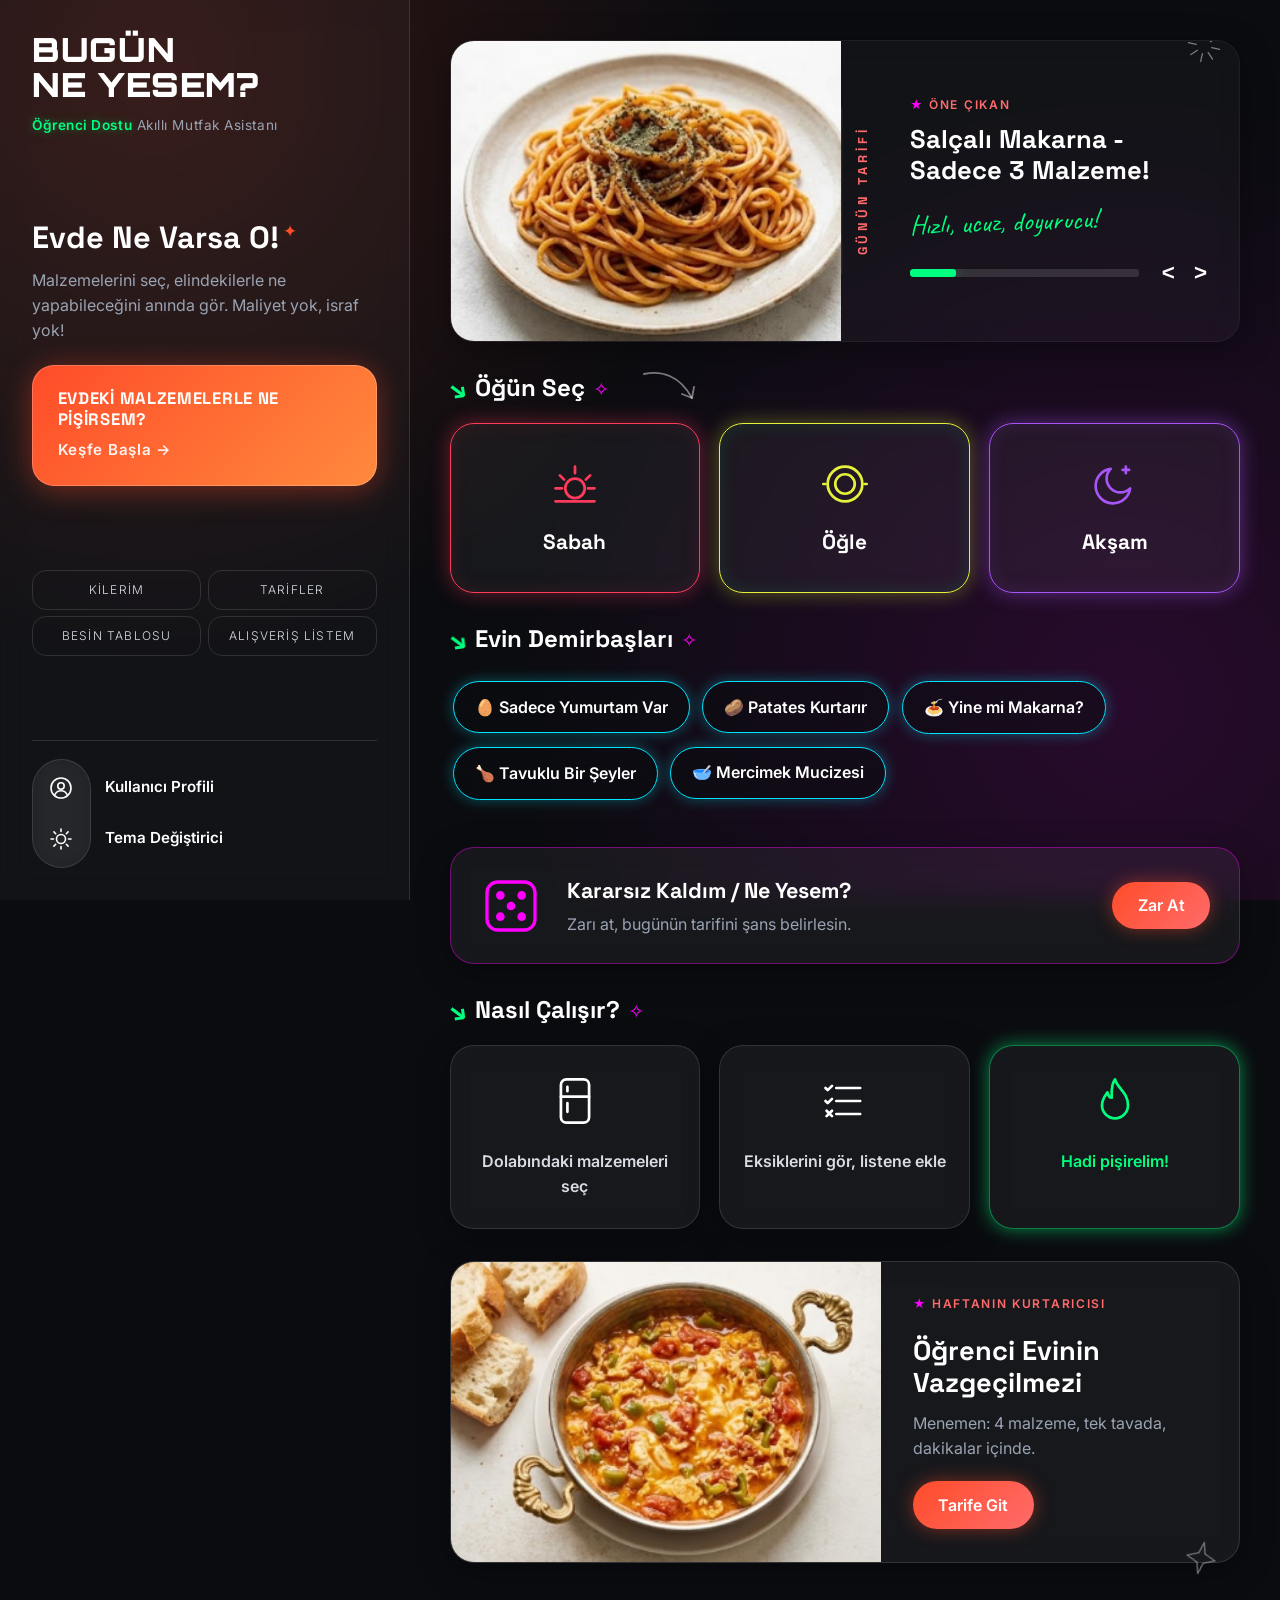
<file: index.html>
<!DOCTYPE html>
<html lang="tr">
<head>
  <meta charset="UTF-8">
  <meta name="viewport" content="width=device-width, initial-scale=1">
  <title>Bugün Ne Yesem? – Evde ne varsa o!</title>
  <link rel="preconnect" href="https://fonts.googleapis.com">
  <link rel="preconnect" href="https://fonts.gstatic.com" crossorigin>
  <link href="https://fonts.googleapis.com/css2?family=Inter:wght@300;400;600&family=Space+Grotesk:wght@500;700&family=Orbitron:wght@800;900&family=Caveat:wght@600&display=swap" rel="stylesheet">
  <link rel="stylesheet" href="style.css">
</head>
<body>
  <script src="theme.js"></script>
  <aside class="sidebar sidebar-home">
    <div class="side-top">
      <a class="logo logo-big" href="index.html">BUGÜN<br>NE YESEM?</a>
      <p class="slogan"><span>Öğrenci Dostu</span> Akıllı Mutfak Asistanı</p>
    </div>

    <div class="side-hero">
      <h1 class="doodle-title">Evde Ne Varsa O!</h1>
      <p class="lead">Malzemelerini seç, elindekilerle ne yapabileceğini anında gör. Maliyet yok, israf yok!</p>
      <a class="btn-neon btn-cta" href="kiler.html">
        <span class="cta-top">EVDEKİ MALZEMELERLE NE PİŞİRSEM?</span>
        <span class="cta-sub">Keşfe Başla →</span>
      </a>
    </div>

    <nav class="side-nav side-nav-compact" aria-label="Ana menü">
      <ul>
        <li><a href="kiler.html">Kilerim</a></li>
        <li><a href="tarif.html">Tarifler</a></li>
        <li><a href="bilgi.html">Besin Tablosu</a></li>
        <li><a href="plan.html">Alışveriş Listem</a></li>
      </ul>
    </nav>

    <div class="side-footer">
      <div class="icon-capsule">
        <a class="profile cap-btn" href="#" aria-label="Kullanıcı Profili" aria-haspopup="true" aria-expanded="false" data-profile-toggle><svg viewBox="0 0 24 24" width="24" height="24" fill="none" stroke="currentColor" stroke-width="1.6" stroke-linecap="round" stroke-linejoin="round" aria-hidden="true"><circle cx="12" cy="12" r="10"/><circle cx="12" cy="10" r="3.2"/><path d="M5.8 18.6c1.4-2.6 3.6-3.8 6.2-3.8s4.8 1.2 6.2 3.8"/></svg></a>
        <button class="theme-toggle cap-btn" id="themeToggle" type="button" aria-label="Gece / gündüz modunu değiştir">
          <svg class="moon" viewBox="0 0 24 24" width="24" height="24" fill="none" stroke="currentColor" stroke-width="1.6" stroke-linecap="round" stroke-linejoin="round" aria-hidden="true"><path d="M20 14.5A8.5 8.5 0 1 1 9.5 4a7 7 0 0 0 10.5 10.5z"/></svg>
          <svg class="sun" viewBox="0 0 24 24" width="24" height="24" fill="none" stroke="currentColor" stroke-width="1.6" stroke-linecap="round" stroke-linejoin="round" aria-hidden="true"><circle cx="12" cy="12" r="4.5"/><path d="M12 2v2.5M12 19.5V22M2 12h2.5M19.5 12H22M4.9 4.9l1.8 1.8M17.3 17.3l1.8 1.8M4.9 19.1l1.8-1.8M17.3 6.7l1.8-1.8"/></svg>
        </button>
      </div>
      <ul class="footer-labels">
        <li><a href="#" data-profile-toggle>Kullanıcı Profili</a></li>
        <li><button type="button" data-theme-toggle>Tema Değiştirici</button></li>
      </ul>
    </div>
  </aside>

  <main class="split">
    <div class="playground">
      <section class="doodle-wrap">
        <article class="bento-card slider-card" id="slider">
          <svg class="doodle doodle-star" viewBox="0 0 48 48" fill="none" stroke="currentColor" stroke-width="1.6" stroke-linecap="round" stroke-linejoin="round" aria-hidden="true"><path d="M24 4v10M24 34v10M4 24h10M34 24h10M10 10l7 7M31 31l7 7M38 10l-7 7M17 31l-7 7"/></svg>
          <div class="slide-img" id="slideImg"></div>
          <span class="vertical-label">GÜNÜN TARİFİ</span>
          <div class="slide-body">
            <a class="slide-link" id="slideLink" href="tarif.html">
              <span class="eyebrow">ÖNE ÇIKAN</span>
              <h2 id="slideTitle"></h2>
            </a>
            <p class="handnote">Hızlı, ucuz, doyurucu!</p>
            <div class="slider-controls">
              <div class="progress-track"><div class="progress-fill" id="progress"></div></div>
              <div class="arrows">
                <button id="prev" aria-label="Önceki">&lt;</button>
                <button id="next" aria-label="Sonraki">&gt;</button>
              </div>
            </div>
          </div>
        </article>
      </section>

      <section class="categories doodle-wrap">
        <h2 class="doodle-h">Öğün Seç</h2>
        <svg class="doodle doodle-arrow" viewBox="0 0 64 40" fill="none" stroke="currentColor" stroke-width="1.8" stroke-linecap="round" stroke-linejoin="round" aria-hidden="true"><path d="M4 6c18-4 36 2 48 24"/><path d="M42 26l10 4 2-11"/></svg>
        <div class="cat-grid">
          <a class="cat-card neon-red" href="kiler.html?tag=Sabah"><svg class="icon" viewBox="0 0 48 48" fill="none" stroke="currentColor" stroke-width="2.5" stroke-linecap="round" stroke-linejoin="round" aria-hidden="true"><circle cx="24" cy="28" r="9"/><path d="M24 8v6M10 16l4 4M38 16l-4 4M6 28h6M36 28h6M6 40h36"/></svg><span>Sabah</span></a>
          <a class="cat-card neon-green" href="kiler.html?tag=%C3%96%C4%9Fle"><svg class="icon" viewBox="0 0 48 48" fill="none" stroke="currentColor" stroke-width="2.5" stroke-linecap="round" stroke-linejoin="round" aria-hidden="true"><circle cx="24" cy="24" r="16"/><circle cx="24" cy="24" r="9"/><path d="M4 24h2M42 24h2"/></svg><span>Öğle</span></a>
          <a class="cat-card neon-purple" href="kiler.html?tag=Ak%C5%9Fam"><svg class="icon" viewBox="0 0 48 48" fill="none" stroke="currentColor" stroke-width="2.5" stroke-linecap="round" stroke-linejoin="round" aria-hidden="true"><path d="M38 28A16 16 0 1 1 20 10a12 12 0 0 0 18 18z"/><path d="M34 8v6M31 11h6"/></svg><span>Akşam</span></a>
        </div>
      </section>

      <section class="doodle-wrap" aria-labelledby="quickTitle">
        <h2 class="doodle-h" id="quickTitle">Evin Demirbaşları</h2>
        <div class="quick-filters" id="quickFilters">
          <button class="quick-chip" data-q="Yumurta">🥚 Sadece Yumurtam Var</button>
          <button class="quick-chip" data-q="Patates">🥔 Patates Kurtarır</button>
          <button class="quick-chip" data-q="Makarna">🍝 Yine mi Makarna?</button>
          <button class="quick-chip" data-q="Tavuk">🍗 Tavuklu Bir Şeyler</button>
          <button class="quick-chip" data-q="Mercimek">🥣 Mercimek Mucizesi</button>
        </div>
      </section>

      <section>
        <button class="bento-card random-card" id="randomRecipe">
          <svg class="icon dice" viewBox="0 0 48 48" fill="none" stroke="currentColor" stroke-width="2.5" stroke-linecap="round" stroke-linejoin="round" aria-hidden="true"><rect x="6" y="6" width="36" height="36" rx="8"/><circle cx="16" cy="16" r="2" fill="currentColor"/><circle cx="32" cy="16" r="2" fill="currentColor"/><circle cx="24" cy="24" r="2" fill="currentColor"/><circle cx="16" cy="32" r="2" fill="currentColor"/><circle cx="32" cy="32" r="2" fill="currentColor"/></svg>
          <span class="random-text">
            <strong>Kararsız Kaldım / Ne Yesem?</strong>
            <span>Zarı at, bugünün tarifini şans belirlesin.</span>
          </span>
          <span class="btn-pill">Zar At</span>
        </button>
      </section>

      <section aria-labelledby="howTitle">
        <h2 class="doodle-h" id="howTitle">Nasıl Çalışır?</h2>
        <div class="steps-grid">
          <div class="bento-card step-card"><svg class="icon" viewBox="0 0 48 48" fill="none" stroke="currentColor" stroke-width="2.5" stroke-linecap="round" stroke-linejoin="round" aria-hidden="true"><rect x="11" y="4" width="26" height="40" rx="5"/><path d="M11 20h26M17 11v4M17 26v8"/></svg><p>Dolabındaki malzemeleri seç</p></div>
          <div class="bento-card step-card"><svg class="icon" viewBox="0 0 48 48" fill="none" stroke="currentColor" stroke-width="2.5" stroke-linecap="round" stroke-linejoin="round" aria-hidden="true"><path d="M16 12h22M16 24h22M16 36h22"/><path d="M6 12l2 2 4-4M6 24l2 2 4-4"/><path d="M7 33l5 5M12 33l-5 5"/></svg><p>Eksiklerini gör, listene ekle</p></div>
          <div class="bento-card step-card step-go"><svg class="icon" viewBox="0 0 48 48" fill="none" stroke="currentColor" stroke-width="2.5" stroke-linecap="round" stroke-linejoin="round" aria-hidden="true"><path d="M24 4c2 8 12 12 12 24a12 12 0 0 1-24 0c0-6 3-9 5-12 1 4 3 5 4 5 0-6-1-11 3-17z"/></svg><p>Hadi pişirelim!</p></div>
        </div>
      </section>

      <section class="doodle-wrap">
        <svg class="doodle doodle-star doodle-br" viewBox="0 0 48 48" fill="none" stroke="currentColor" stroke-width="1.6" stroke-linecap="round" stroke-linejoin="round" aria-hidden="true"><path d="M24 4l4 14 14 6-14 6-4 14-4-14-14-6 14-6z"/></svg>
        <a class="bento-card savior-card" id="savior" href="tarif.html?id=2">
          <div class="savior-img" id="saviorImg"></div>
          <div class="savior-text">
            <span class="eyebrow">HAFTANIN KURTARICISI</span>
            <h2>Öğrenci Evinin Vazgeçilmezi</h2>
            <p id="saviorName"></p>
            <span class="btn-pill">Tarife Git</span>
          </div>
        </a>
      </section>
    </div>
  </main>

  <div class="profile-pop" id="profilePop" role="dialog" aria-label="Kullanıcı bilgileri" hidden>
    <strong>Vildan Olmez</strong>
    <span>Öğrenci</span>
    <span>22 yaşında</span>
  </div>

  <script src="data.js"></script>
  <script src="common.js"></script>
  <script src="index.js"></script>
</body>
</html>
</file>
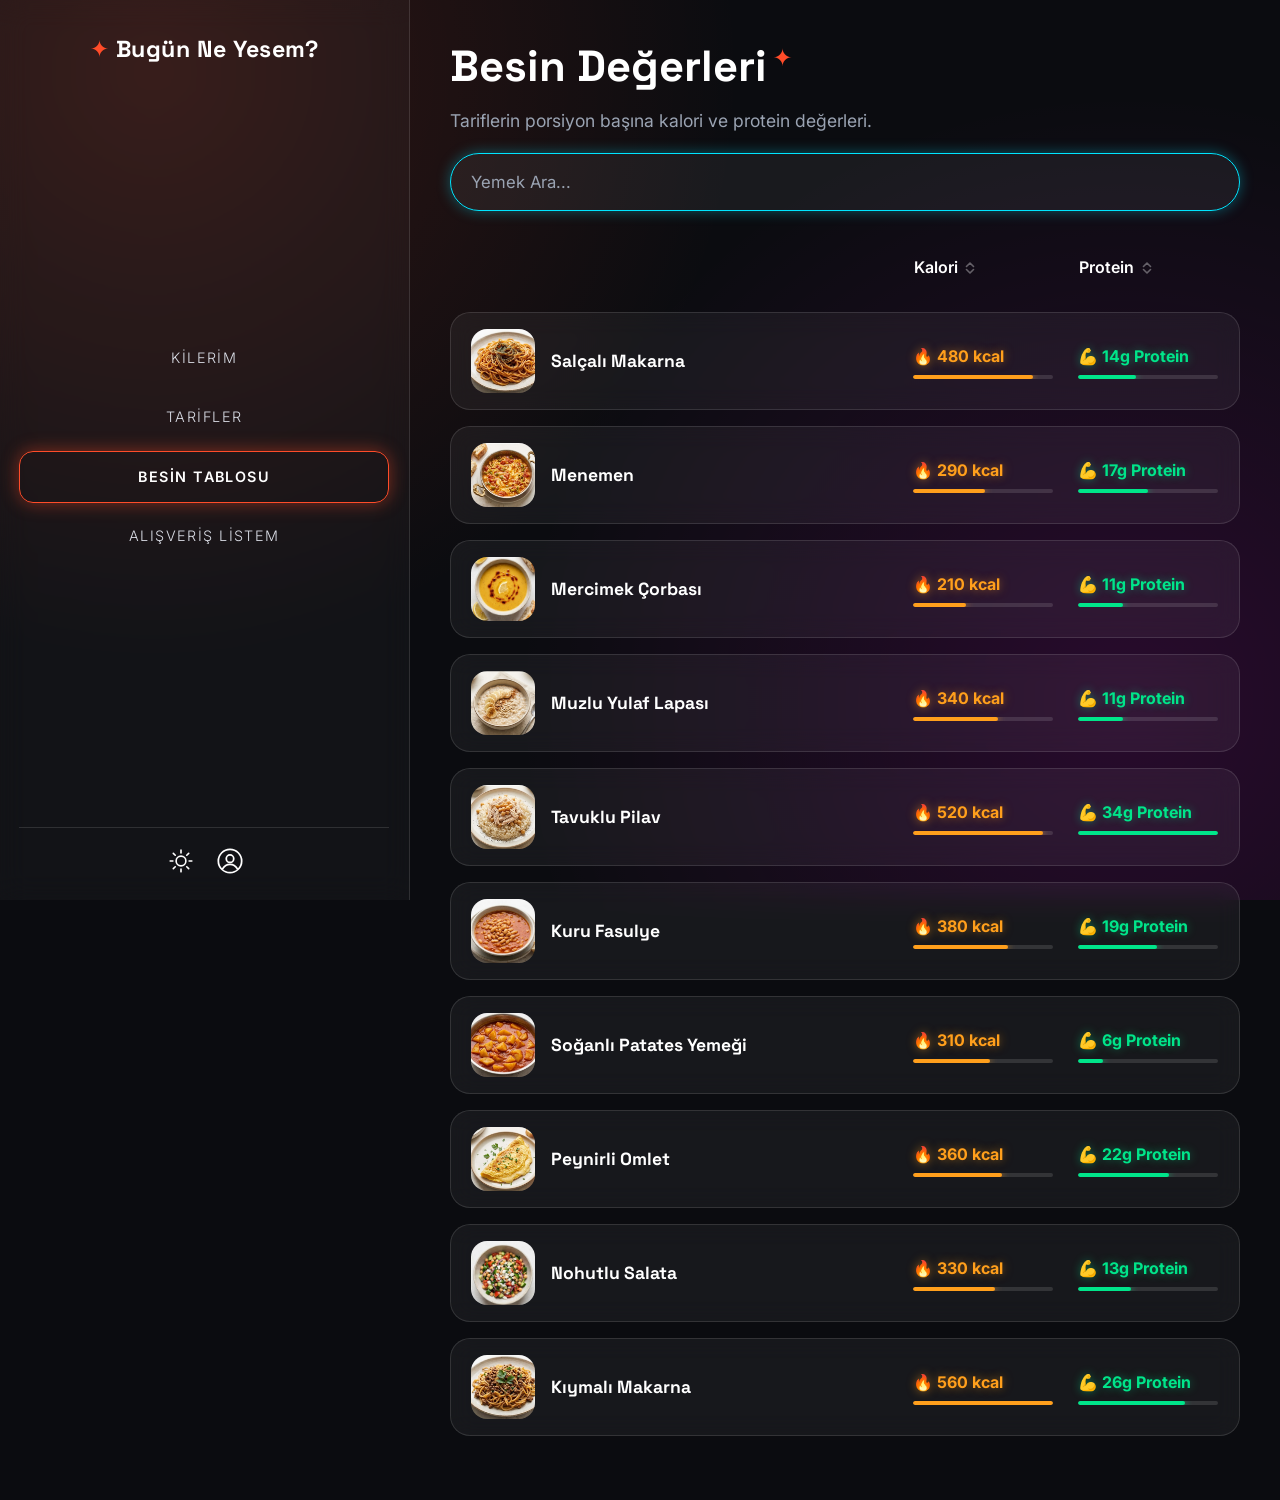
<file: bilgi.html>
<!DOCTYPE html>
<html lang="tr">
<head>
  <meta charset="UTF-8">
  <meta name="viewport" content="width=device-width, initial-scale=1">
  <title>Besin Tablosu – Bugün Ne Yesem?</title>
  <link rel="preconnect" href="https://fonts.googleapis.com">
  <link rel="preconnect" href="https://fonts.gstatic.com" crossorigin>
  <link href="https://fonts.googleapis.com/css2?family=Inter:wght@300;400;600&family=Space+Grotesk:wght@500;700&display=swap" rel="stylesheet">
  <link rel="stylesheet" href="style.css">
</head>
<body>
  <script src="theme.js"></script>
  <aside class="sidebar">
    <a class="logo" href="index.html">Bugün Ne Yesem?</a>
    <nav class="side-nav" aria-label="Ana menü">
    <ul>
      <li><a href="kiler.html">Kilerim</a></li>
      <li><a href="tarif.html">Tarifler</a></li>
      <li><a class="active" href="bilgi.html">Besin Tablosu</a></li>
      <li><a href="plan.html">Alışveriş Listem</a></li>
    </ul>
    </nav>
    <div class="nav-actions">
      <button class="theme-toggle" id="themeToggle" type="button" aria-label="Gece / gündüz modunu değiştir">
        <svg class="moon" viewBox="0 0 24 24" width="26" height="26" fill="none" stroke="currentColor" stroke-width="1.5" stroke-linecap="round" stroke-linejoin="round" aria-hidden="true"><path d="M20 14.5A8.5 8.5 0 1 1 9.5 4a7 7 0 0 0 10.5 10.5z"/></svg>
        <svg class="sun" viewBox="0 0 24 24" width="26" height="26" fill="none" stroke="currentColor" stroke-width="1.5" stroke-linecap="round" stroke-linejoin="round" aria-hidden="true"><circle cx="12" cy="12" r="4.5"/><path d="M12 2v2.5M12 19.5V22M2 12h2.5M19.5 12H22M4.9 4.9l1.8 1.8M17.3 17.3l1.8 1.8M4.9 19.1l1.8-1.8M17.3 6.7l1.8-1.8"/></svg>
      </button>
      <a class="profile" href="#" aria-label="Profil"><svg viewBox="0 0 24 24" width="28" height="28" fill="none" stroke="currentColor" stroke-width="1.5" stroke-linecap="round" stroke-linejoin="round"><circle cx="12" cy="12" r="10"/><circle cx="12" cy="10" r="3.2"/><path d="M5.8 18.6c1.4-2.6 3.6-3.8 6.2-3.8s4.8 1.2 6.2 3.8"/></svg></a>
    </div>
  </aside>

  <main class="split">
    <aside class="command">
      <h1 class="doodle-title">Besin Değerleri</h1>
      <p class="lead">Tariflerin porsiyon başına kalori ve protein değerleri.</p>
      <input id="nutritionSearch" class="search-input neon-search" type="text" placeholder="Yemek Ara..." autocomplete="off" aria-label="Yemek ara">
    </aside>

    <div class="playground">
      <div class="nutrition-head">
        <div class="sort-col"><button type="button" class="sort-th" data-key="calories" aria-label="Kaloriye göre sırala">Kalori <svg class="sort-arrow" viewBox="0 0 16 16" width="16" height="16" fill="none" stroke="currentColor" stroke-width="1.6" stroke-linecap="round" stroke-linejoin="round" aria-hidden="true"><path class="up" d="M4.5 6.5 8 3l3.5 3.5"/><path class="down" d="M4.5 9.5 8 13l3.5-3.5"/></svg></button></div>
        <div class="sort-col"><button type="button" class="sort-th" data-key="protein" aria-label="Proteine göre sırala">Protein <svg class="sort-arrow" viewBox="0 0 16 16" width="16" height="16" fill="none" stroke="currentColor" stroke-width="1.6" stroke-linecap="round" stroke-linejoin="round" aria-hidden="true"><path class="up" d="M4.5 6.5 8 3l3.5 3.5"/><path class="down" d="M4.5 9.5 8 13l3.5-3.5"/></svg></button></div>
      </div>
      <div class="nutrition-grid" id="nutrition-grid"></div>
    </div>
  </main>

  <script src="data.js"></script>
  <script src="common.js"></script>
  <script src="bilgi.js"></script>
</body>
</html>
</file>
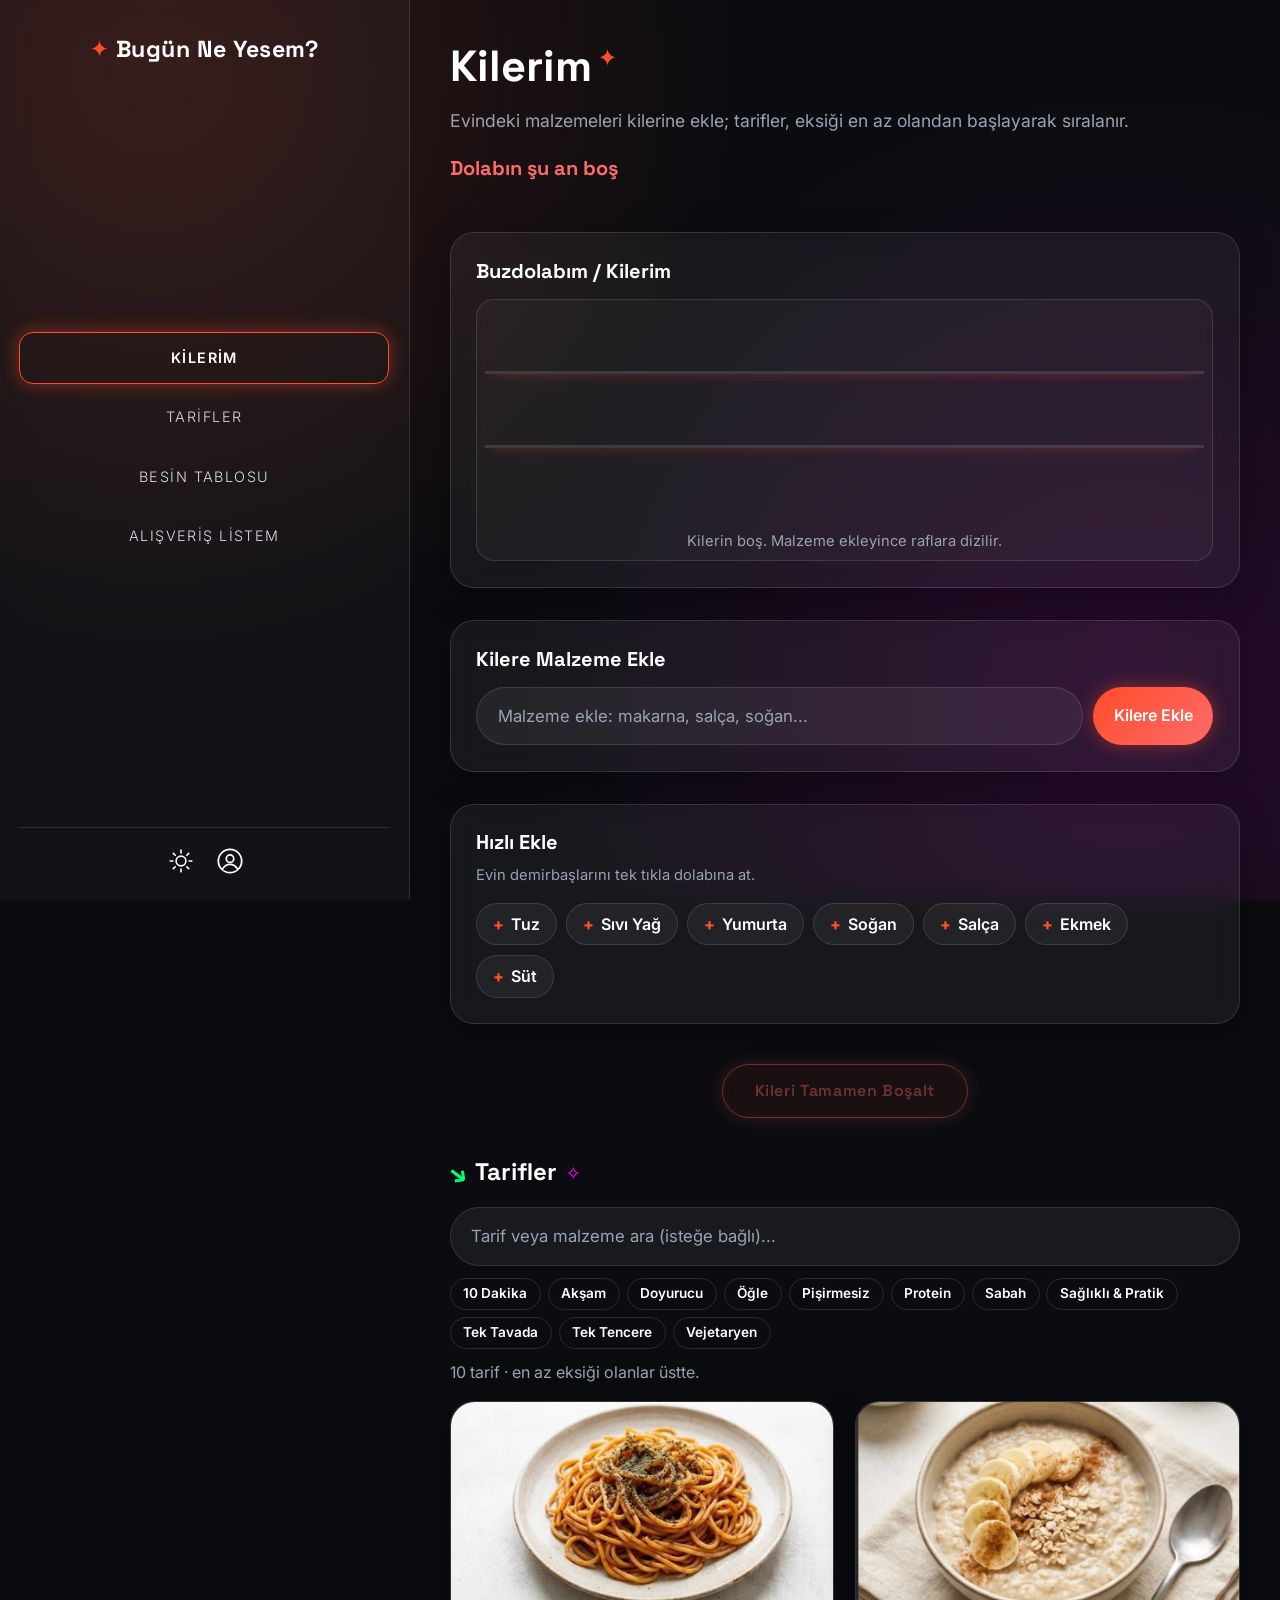
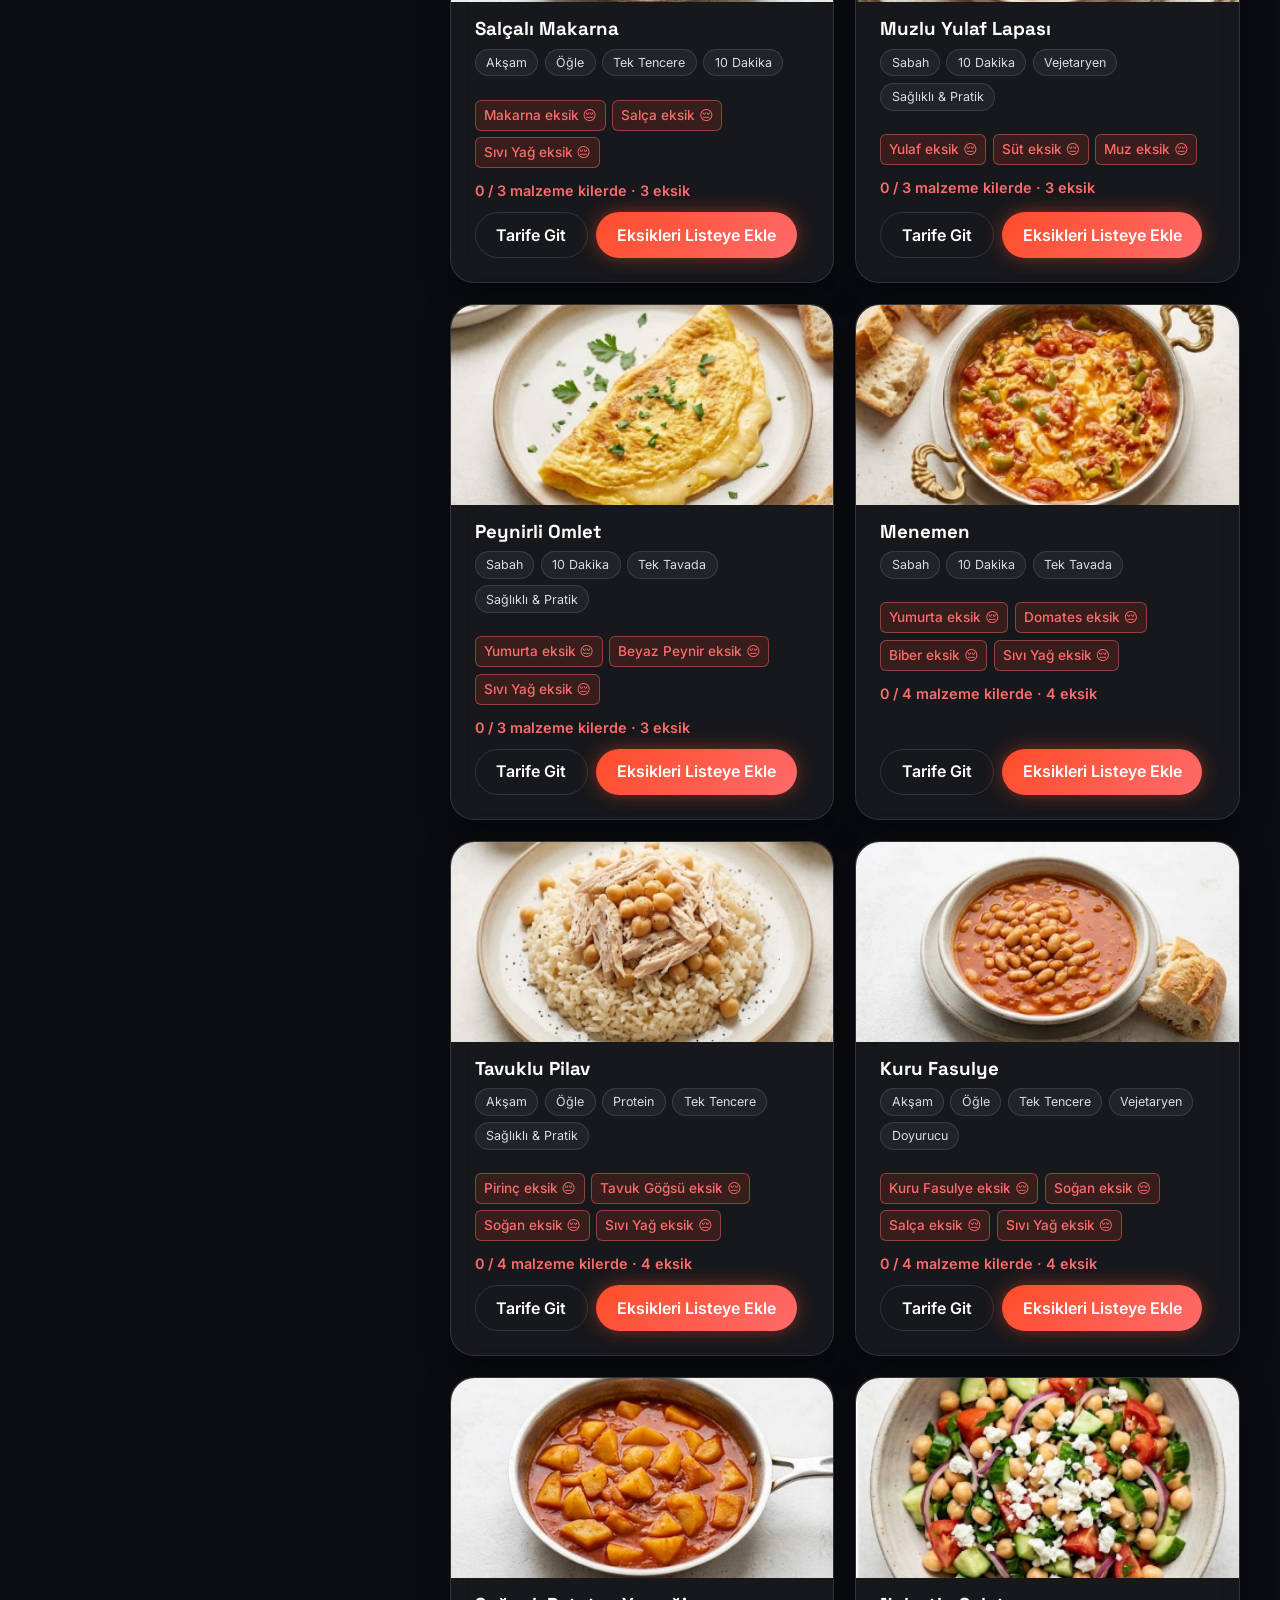
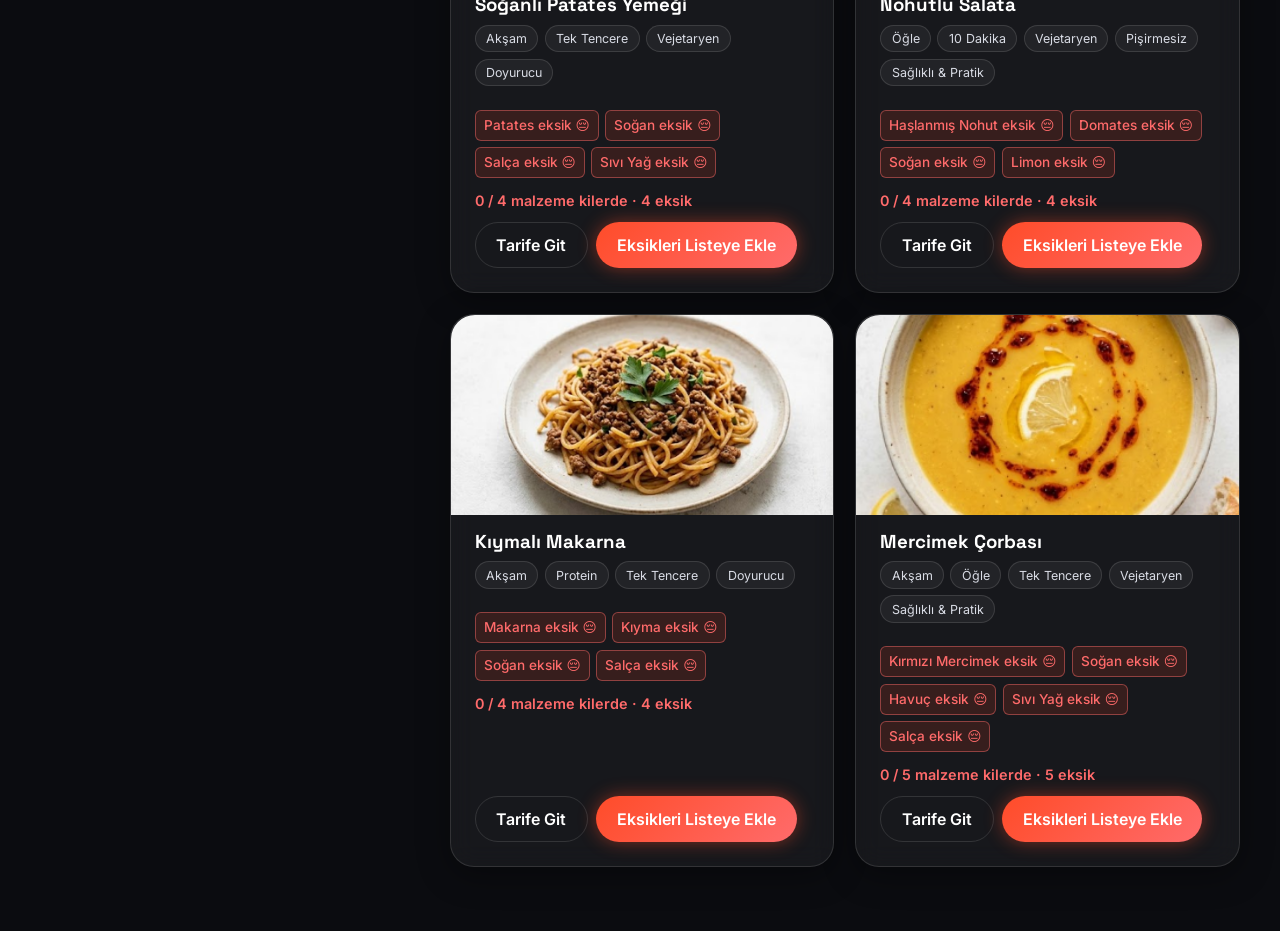
<file: kiler.html>
<!DOCTYPE html>
<html lang="tr">
<head>
  <meta charset="UTF-8">
  <meta name="viewport" content="width=device-width, initial-scale=1">
  <title>Kilerim – Bugün Ne Yesem?</title>
  <link rel="preconnect" href="https://fonts.googleapis.com">
  <link rel="preconnect" href="https://fonts.gstatic.com" crossorigin>
  <link href="https://fonts.googleapis.com/css2?family=Inter:wght@300;400;600&family=Space+Grotesk:wght@500;700&display=swap" rel="stylesheet">
  <link rel="stylesheet" href="style.css">
</head>
<body>
  <script src="theme.js"></script>
  <aside class="sidebar">
    <a class="logo" href="index.html">Bugün Ne Yesem?</a>
    <nav class="side-nav" aria-label="Ana menü">
    <ul>
      <li><a class="active" href="kiler.html">Kilerim</a></li>
      <li><a href="tarif.html">Tarifler</a></li>
      <li><a href="bilgi.html">Besin Tablosu</a></li>
      <li><a href="plan.html">Alışveriş Listem</a></li>
    </ul>
    </nav>
    <div class="nav-actions">
      <button class="theme-toggle" id="themeToggle" type="button" aria-label="Gece / gündüz modunu değiştir">
        <svg class="moon" viewBox="0 0 24 24" width="26" height="26" fill="none" stroke="currentColor" stroke-width="1.5" stroke-linecap="round" stroke-linejoin="round" aria-hidden="true"><path d="M20 14.5A8.5 8.5 0 1 1 9.5 4a7 7 0 0 0 10.5 10.5z"/></svg>
        <svg class="sun" viewBox="0 0 24 24" width="26" height="26" fill="none" stroke="currentColor" stroke-width="1.5" stroke-linecap="round" stroke-linejoin="round" aria-hidden="true"><circle cx="12" cy="12" r="4.5"/><path d="M12 2v2.5M12 19.5V22M2 12h2.5M19.5 12H22M4.9 4.9l1.8 1.8M17.3 17.3l1.8 1.8M4.9 19.1l1.8-1.8M17.3 6.7l1.8-1.8"/></svg>
      </button>
      <a class="profile" href="#" aria-label="Profil"><svg viewBox="0 0 24 24" width="28" height="28" fill="none" stroke="currentColor" stroke-width="1.5" stroke-linecap="round" stroke-linejoin="round"><circle cx="12" cy="12" r="10"/><circle cx="12" cy="10" r="3.2"/><path d="M5.8 18.6c1.4-2.6 3.6-3.8 6.2-3.8s4.8 1.2 6.2 3.8"/></svg></a>
    </div>
  </aside>

  <main class="split">
    <aside class="command">
      <h1 class="doodle-title">Kilerim</h1>
      <p class="lead">Evindeki malzemeleri kilerine ekle; tarifler, eksiği en az olandan başlayarak sıralanır.</p>
      <p class="pantry-count" id="pantryCount"></p>
    </aside>

    <div class="playground">
      <section class="bento-card fridge-card">
        <h2>Buzdolabım / Kilerim</h2>
        <div class="fridge" id="pantryChips"></div>
      </section>

      <section class="bento-card pantry-add">
        <h2>Kilere Malzeme Ekle</h2>
        <form id="pantryForm" class="pantry-form">
          <div class="autocomplete-wrap">
            <input id="pantryInput" class="search-input" type="text" placeholder="Malzeme ekle: makarna, salça, soğan..." autocomplete="off">
            <ul id="autocomplete-list" class="autocomplete-items"></ul>
          </div>
          <button class="btn" type="submit">Kilere Ekle</button>
        </form>
      </section>

      <section class="bento-card quick-add-card">
        <h2>Hızlı Ekle</h2>
        <p class="muted">Evin demirbaşlarını tek tıkla dolabına at.</p>
        <div class="quick-add-list" id="quickAddList">
          <button type="button" class="quick-add" data-add="Tuz"><span class="plus" aria-hidden="true">+</span> Tuz</button>
          <button type="button" class="quick-add" data-add="Sıvı Yağ"><span class="plus" aria-hidden="true">+</span> Sıvı Yağ</button>
          <button type="button" class="quick-add" data-add="Yumurta"><span class="plus" aria-hidden="true">+</span> Yumurta</button>
          <button type="button" class="quick-add" data-add="Soğan"><span class="plus" aria-hidden="true">+</span> Soğan</button>
          <button type="button" class="quick-add" data-add="Salça"><span class="plus" aria-hidden="true">+</span> Salça</button>
          <button type="button" class="quick-add" data-add="Ekmek"><span class="plus" aria-hidden="true">+</span> Ekmek</button>
          <button type="button" class="quick-add" data-add="Süt"><span class="plus" aria-hidden="true">+</span> Süt</button>
        </div>
      </section>

      <section class="clear-row">
        <button type="button" class="btn-clear btn-clear-neon" id="clearPantry">Kileri Tamamen Boşalt</button>
      </section>

      <section>
        <h2 class="doodle-h" id="recipesTitle">Tarifler</h2>
        <input id="search" class="search-input" type="text" placeholder="Tarif veya malzeme ara (isteğe bağlı)..." autocomplete="off">
        <div class="tags" id="tagFilter"></div>
        <p class="result-info" id="info"></p>
        <div class="grid" id="results"></div>
      </section>
    </div>
  </main>

  <script src="data.js"></script>
  <script src="common.js"></script>
  <script src="kiler.js"></script>
</body>
</html>
</file>
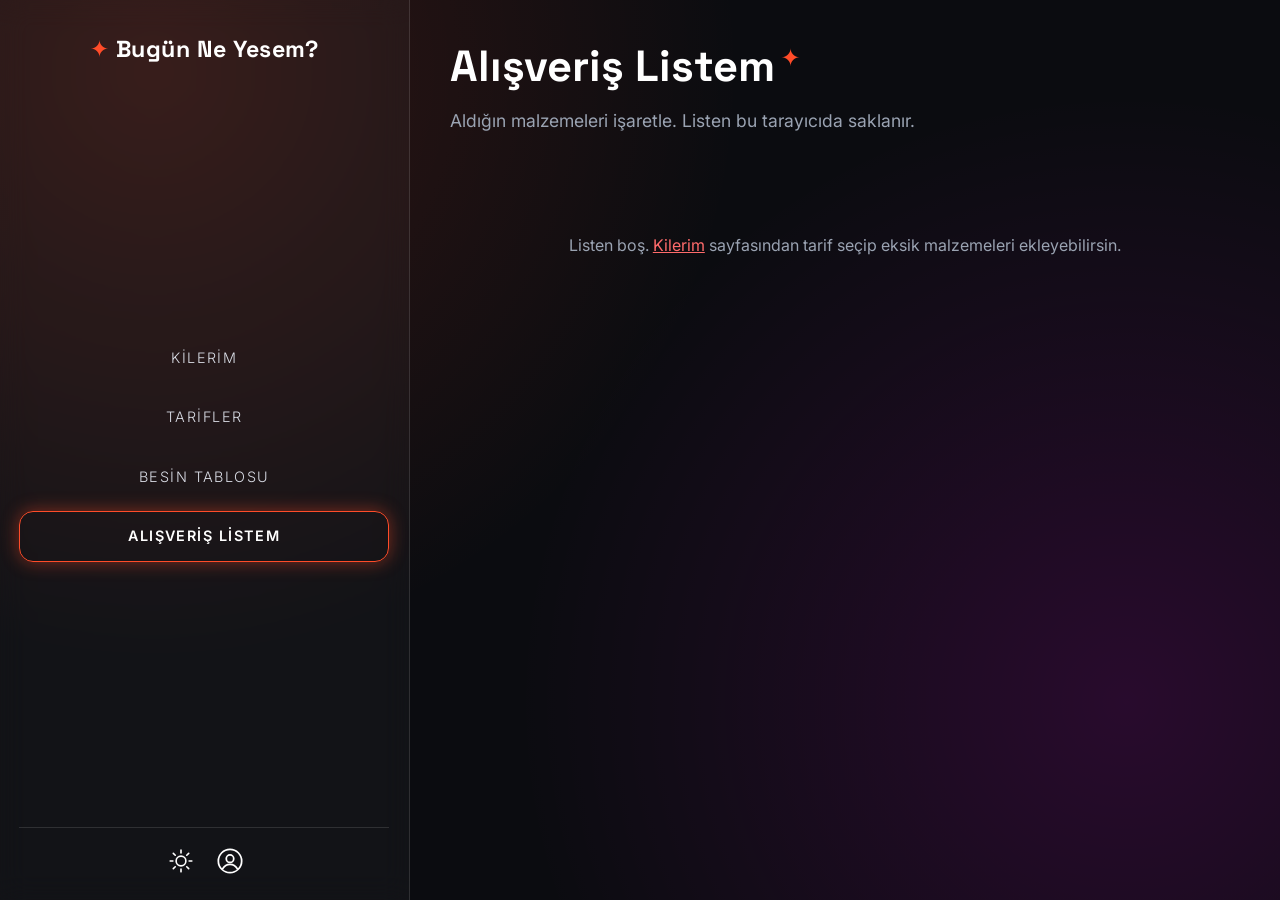
<file: plan.html>
<!DOCTYPE html>
<html lang="tr">
<head>
  <meta charset="UTF-8">
  <meta name="viewport" content="width=device-width, initial-scale=1">
  <title>Alışveriş Listem – Bugün Ne Yesem?</title>
  <link rel="preconnect" href="https://fonts.googleapis.com">
  <link rel="preconnect" href="https://fonts.gstatic.com" crossorigin>
  <link href="https://fonts.googleapis.com/css2?family=Inter:wght@300;400;600&family=Space+Grotesk:wght@500;700&display=swap" rel="stylesheet">
  <link rel="stylesheet" href="style.css">
</head>
<body>
  <script src="theme.js"></script>
  <aside class="sidebar">
    <a class="logo" href="index.html">Bugün Ne Yesem?</a>
    <nav class="side-nav" aria-label="Ana menü">
    <ul>
      <li><a href="kiler.html">Kilerim</a></li>
      <li><a href="tarif.html">Tarifler</a></li>
      <li><a href="bilgi.html">Besin Tablosu</a></li>
      <li><a class="active" href="plan.html">Alışveriş Listem</a></li>
    </ul>
    </nav>
    <div class="nav-actions">
      <button class="theme-toggle" id="themeToggle" type="button" aria-label="Gece / gündüz modunu değiştir">
        <svg class="moon" viewBox="0 0 24 24" width="26" height="26" fill="none" stroke="currentColor" stroke-width="1.5" stroke-linecap="round" stroke-linejoin="round" aria-hidden="true"><path d="M20 14.5A8.5 8.5 0 1 1 9.5 4a7 7 0 0 0 10.5 10.5z"/></svg>
        <svg class="sun" viewBox="0 0 24 24" width="26" height="26" fill="none" stroke="currentColor" stroke-width="1.5" stroke-linecap="round" stroke-linejoin="round" aria-hidden="true"><circle cx="12" cy="12" r="4.5"/><path d="M12 2v2.5M12 19.5V22M2 12h2.5M19.5 12H22M4.9 4.9l1.8 1.8M17.3 17.3l1.8 1.8M4.9 19.1l1.8-1.8M17.3 6.7l1.8-1.8"/></svg>
      </button>
      <a class="profile" href="#" aria-label="Profil"><svg viewBox="0 0 24 24" width="28" height="28" fill="none" stroke="currentColor" stroke-width="1.5" stroke-linecap="round" stroke-linejoin="round"><circle cx="12" cy="12" r="10"/><circle cx="12" cy="10" r="3.2"/><path d="M5.8 18.6c1.4-2.6 3.6-3.8 6.2-3.8s4.8 1.2 6.2 3.8"/></svg></a>
    </div>
  </aside>

  <main class="split">
    <aside class="command">
      <h1 class="doodle-title">Alışveriş Listem</h1>
      <p class="lead">Aldığın malzemeleri işaretle. Listen bu tarayıcıda saklanır.</p>
      <div class="plan-summary" id="summary"></div>
    </aside>

    <div class="playground" id="planList"></div>
  </main>

  <script src="data.js"></script>
  <script src="common.js"></script>
  <script src="plan.js"></script>
</body>
</html>
</file>
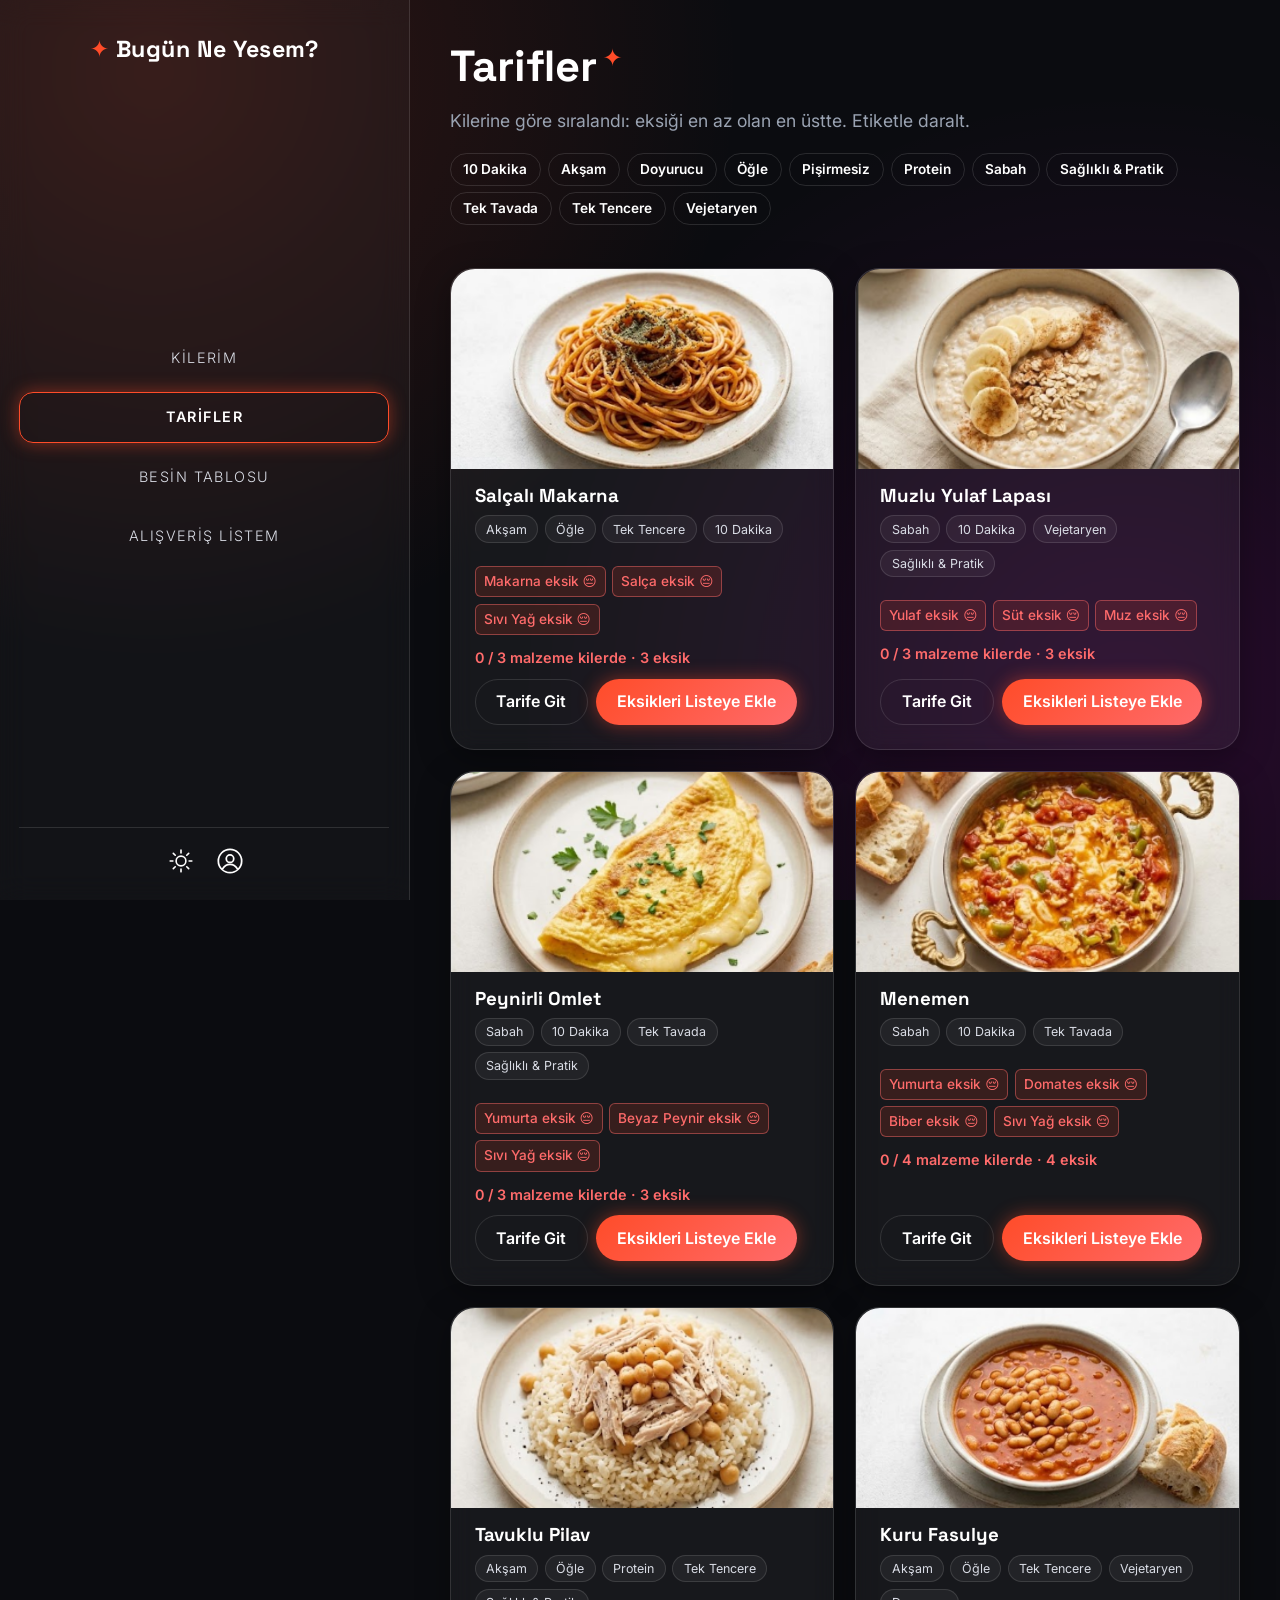
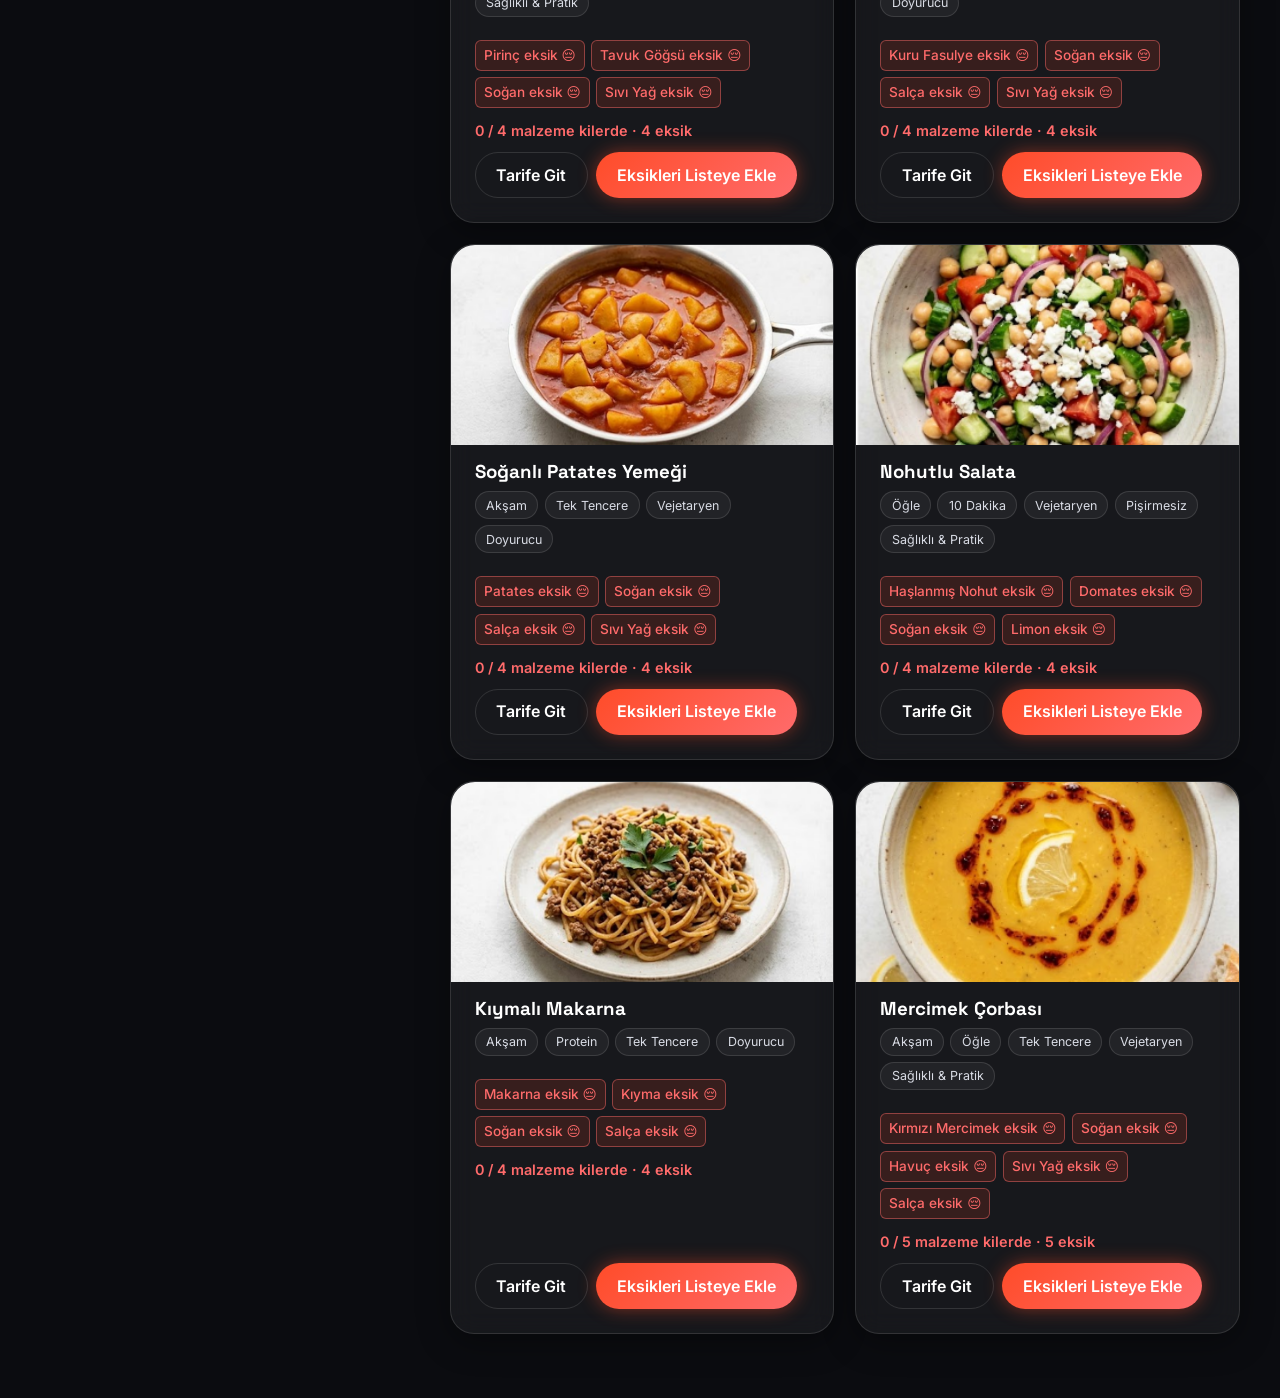
<file: tarif.html>
<!DOCTYPE html>
<html lang="tr">
<head>
  <meta charset="UTF-8">
  <meta name="viewport" content="width=device-width, initial-scale=1">
  <title>Tarif – Bugün Ne Yesem?</title>
  <link rel="preconnect" href="https://fonts.googleapis.com">
  <link rel="preconnect" href="https://fonts.gstatic.com" crossorigin>
  <link href="https://fonts.googleapis.com/css2?family=Inter:wght@300;400;600&family=Space+Grotesk:wght@500;700&display=swap" rel="stylesheet">
  <link rel="stylesheet" href="style.css">
</head>
<body>
  <script src="theme.js"></script>
  <aside class="sidebar">
    <a class="logo" href="index.html">Bugün Ne Yesem?</a>
    <nav class="side-nav" aria-label="Ana menü">
    <ul>
      <li><a href="kiler.html">Kilerim</a></li>
      <li><a class="active" href="tarif.html">Tarifler</a></li>
      <li><a href="bilgi.html">Besin Tablosu</a></li>
      <li><a href="plan.html">Alışveriş Listem</a></li>
    </ul>
    </nav>
    <div class="nav-actions">
      <button class="theme-toggle" id="themeToggle" type="button" aria-label="Gece / gündüz modunu değiştir">
        <svg class="moon" viewBox="0 0 24 24" width="26" height="26" fill="none" stroke="currentColor" stroke-width="1.5" stroke-linecap="round" stroke-linejoin="round" aria-hidden="true"><path d="M20 14.5A8.5 8.5 0 1 1 9.5 4a7 7 0 0 0 10.5 10.5z"/></svg>
        <svg class="sun" viewBox="0 0 24 24" width="26" height="26" fill="none" stroke="currentColor" stroke-width="1.5" stroke-linecap="round" stroke-linejoin="round" aria-hidden="true"><circle cx="12" cy="12" r="4.5"/><path d="M12 2v2.5M12 19.5V22M2 12h2.5M19.5 12H22M4.9 4.9l1.8 1.8M17.3 17.3l1.8 1.8M4.9 19.1l1.8-1.8M17.3 6.7l1.8-1.8"/></svg>
      </button>
      <a class="profile" href="#" aria-label="Profil"><svg viewBox="0 0 24 24" width="28" height="28" fill="none" stroke="currentColor" stroke-width="1.5" stroke-linecap="round" stroke-linejoin="round"><circle cx="12" cy="12" r="10"/><circle cx="12" cy="10" r="3.2"/><path d="M5.8 18.6c1.4-2.6 3.6-3.8 6.2-3.8s4.8 1.2 6.2 3.8"/></svg></a>
    </div>
  </aside>

  <main class="split">
    <aside class="command" id="side"></aside>
    <div class="playground" id="content"></div>
  </main>

  <script src="data.js"></script>
  <script src="common.js"></script>
  <script src="tarif.js"></script>
</body>
</html>
</file>
<file: style.css>
/* Bugün Ne Yesem? – Neo-Cyber App: split-screen + glassmorphism */
:root {
  --bg: #0B0C10;
  --glass: rgba(255, 255, 255, 0.05);
  --glass-hover: rgba(255, 255, 255, 0.09);
  --glass-border: rgba(255, 255, 255, 0.12);
  --input-bg: rgba(255, 255, 255, 0.06);
  --text: #D9DCE5;
  --text-strong: #FFFFFF;
  --muted: #9AA3B2;
  --accent: #FF4C29;
  --accent-2: #FF6B6B;
  --ok: #00FF7F;
  --pink: #FF00FF;
  --ok-bg: rgba(0, 255, 127, 0.12);
  --ok-line: rgba(0, 255, 127, 0.45);
  --bad: #FF6B6B;
  --bad-bg: rgba(255, 76, 41, 0.14);
  --bad-line: rgba(255, 107, 107, 0.45);
  --shadow: 0 8px 32px rgba(0, 0, 0, 0.35);
  --glow-accent: 0 0 18px rgba(255, 76, 41, 0.45);
  --glow-ok: 0 0 18px rgba(0, 255, 127, 0.5);
  --glow-pink: 0 0 18px rgba(255, 0, 255, 0.45);
  --page-glow-1: rgba(255, 76, 41, 0.16);
  --page-glow-2: rgba(255, 0, 255, 0.12);
  --font-head: "Space Grotesk", "Inter", system-ui, sans-serif;
  --font-body: "Inter", "Segoe UI", system-ui, sans-serif;
  --side-w: clamp(300px, 32vw, 480px);
  --cyan: #00E5FF;
  --red: #FF3B5C;
  --purple: #A855F7;
  --yellow: #E6F23A;
}

/* Gündüz varyantı (geçiş butonuyla): aynı yapı, açık zemin. */
body.light-mode {
  color-scheme: light;
  --bg: #F3F4F8;
  --glass: rgba(255, 255, 255, 0.72);
  --glass-hover: rgba(255, 255, 255, 0.95);
  --glass-border: rgba(15, 23, 42, 0.12);
  --input-bg: rgba(255, 255, 255, 0.9);
  --text: #2A2F3C;
  --text-strong: #0B0C10;
  --muted: #5B6475;
  --accent: #E8401D;
  --ok: #00995A;
  --pink: #C000C0;
  --cyan: #0089A3;
  --red: #D81B43;
  --purple: #7E22CE;
  --yellow: #8A9A00;
  --ok-bg: rgba(0, 153, 90, 0.12);
  --ok-line: rgba(0, 153, 90, 0.5);
  --bad: #C62828;
  --bad-bg: rgba(198, 40, 40, 0.1);
  --bad-line: rgba(198, 40, 40, 0.45);
  --shadow: 0 8px 28px rgba(15, 23, 42, 0.1);
  --glow-accent: 0 0 14px rgba(232, 64, 29, 0.3);
  --glow-ok: 0 0 14px rgba(0, 153, 90, 0.35);
  --glow-pink: 0 0 14px rgba(192, 0, 192, 0.3);
  --page-glow-1: rgba(255, 76, 41, 0.1);
  --page-glow-2: rgba(255, 0, 255, 0.06);
}

* { box-sizing: border-box; }

/* Kaydırma çubuklarını gizle (kaydırma işlevi korunur) */
html, body, .sidebar, .playground, .table-wrap, .autocomplete-items {
  -ms-overflow-style: none;
  scrollbar-width: none;
}
::-webkit-scrollbar { display: none; }

html { background-color: #0B0C10; }
html:has(body.light-mode) { background-color: #F3F4F8; }

body {
  margin: 0;
  font-family: var(--font-body);
  color: var(--text);
  line-height: 1.55;
  min-height: 100vh;
  background-color: var(--bg);
  background-image:
    radial-gradient(circle at 12% 8%, var(--page-glow-1), transparent 42%),
    radial-gradient(circle at 88% 78%, var(--page-glow-2), transparent 46%);
  background-attachment: fixed;
}

h1, h2, h3 { font-family: var(--font-head); line-height: 1.2; color: var(--text-strong); font-weight: 700; margin-top: 0; }
h1 { font-size: clamp(2rem, 3.4vw, 3rem); margin-bottom: 0.9rem; }
a { color: var(--accent-2); }

/* ---------- Sol komuta paneli (sabit sidebar) ---------- */
.sidebar {
  position: fixed;
  left: 0;
  top: 0;
  height: 100vh;
  width: var(--side-w);
  display: flex;
  flex-direction: column;
  align-items: center;
  padding: 2rem 1.2rem 1.4rem;
  background: rgba(255, 255, 255, 0.03);
  border-right: 1px solid var(--glass-border);
  backdrop-filter: blur(14px);
  -webkit-backdrop-filter: blur(14px);
  overflow-y: auto;
  z-index: 20;
}
body.light-mode .sidebar { background: rgba(255, 255, 255, 0.6); }
.logo {
  font-family: var(--font-head);
  font-weight: 700;
  font-size: 1.45rem;
  text-align: center;
  color: var(--text-strong);
  text-decoration: none;
  letter-spacing: 0.02em;
}
.logo::before { content: "✦ "; color: var(--accent); }
.side-nav { flex: 1; width: 100%; display: flex; align-items: center; }
.side-nav ul { list-style: none; display: flex; flex-direction: column; gap: 0.5rem; width: 100%; margin: 0; padding: 0; }
.side-nav a {
  display: block;
  padding: 0.85rem 1rem;
  text-align: center;
  text-transform: uppercase;
  text-decoration: none;
  font-weight: 300;
  font-size: 0.9rem;
  letter-spacing: 0.1em;
  color: var(--text);
  border: 1px solid transparent;
  border-radius: 14px;
  transition: border-color 0.15s, box-shadow 0.15s, color 0.15s;
}
.side-nav a:hover { color: var(--text-strong); border-color: var(--glass-border); }
.side-nav a.active { color: var(--text-strong); font-weight: 600; border-color: var(--accent); box-shadow: var(--glow-accent); }
.nav-actions {
  display: flex;
  align-items: center;
  justify-content: center;
  gap: 1.2rem;
  width: 100%;
  padding-top: 1.1rem;
  border-top: 1px solid var(--glass-border);
}
.profile, .theme-toggle { color: var(--text-strong); display: inline-flex; }
.theme-toggle { background: none; border: 0; padding: 0.2rem; cursor: pointer; border-radius: 50%; }
.theme-toggle:hover, .profile:hover { color: var(--accent); }
.theme-toggle .sun { display: none; }
body:not(.light-mode) .theme-toggle .sun { display: block; }
body:not(.light-mode) .theme-toggle .moon { display: none; }

/* ---------- Sağ alan: sidebar genişliği kadar içeri itilir ---------- */
.split {
  margin-left: var(--side-w);
  padding: 2.5rem 2.5rem 4rem;
  display: flex;
  flex-direction: column;
  gap: 2rem;
}
.playground { width: 100%; min-width: 0; display: flex; flex-direction: column; gap: 2rem; }
.lead { font-size: 1.1rem; color: var(--muted); margin: 0 0 1.2rem; }

/* Ana sayfa komuta paneli */
.sidebar-home {
  align-items: stretch;
  justify-content: space-between;
  gap: 1.4rem;
  padding: 2rem;
}
.logo-big {
  display: block;
  text-align: left;
  font-family: "Orbitron", var(--font-head);
  font-weight: 900;
  font-size: clamp(1.7rem, 2.6vw, 2.6rem);
  line-height: 1.05;
  letter-spacing: 0.02em;
  text-transform: uppercase;
}
.logo-big::before { content: none; }
.slogan { margin: 0.8rem 0 0; font-size: 0.85rem; letter-spacing: 0.04em; color: var(--muted); }
.slogan span { color: var(--ok); font-weight: 600; text-shadow: 0 0 10px rgba(0, 255, 127, 0.4); }
body.light-mode .slogan span { text-shadow: none; }
.side-hero h1 { font-size: clamp(1.6rem, 2.4vw, 2.3rem); margin-bottom: 0.7rem; }
.side-hero .lead { font-size: 1rem; margin-bottom: 1.4rem; }
.btn-neon.btn-cta {
  display: flex;
  flex-direction: column;
  gap: 0.5rem;
  width: 100%;
  padding: 1.5rem 1.6rem;
  border-radius: 22px;
  text-align: left;
  background: linear-gradient(135deg, #FF4C29 0%, #FF8A3D 100%);
  box-shadow: 0 4px 30px rgba(255, 76, 41, 0.4), inset 0 0 0 1px rgba(255, 255, 255, 0.22);
}
.btn-neon.btn-cta:hover { box-shadow: 0 6px 38px rgba(255, 76, 41, 0.6), inset 0 0 0 1px rgba(255, 255, 255, 0.3); }
.cta-top { font-size: clamp(1rem, 1.3vw, 1.3rem); line-height: 1.25; }
.cta-sub { font-family: var(--font-body); font-weight: 600; font-size: 0.95rem; opacity: 0.92; }
.side-nav-compact { flex: 0 0 auto; }
.side-nav-compact ul { flex-direction: row; flex-wrap: wrap; gap: 0.4rem; }
.side-nav-compact li { flex: 1 1 40%; }
.side-nav-compact a { padding: 0.6rem 0.5rem; font-size: 0.75rem; border-color: var(--glass-border); }

.side-footer { display: flex; align-items: stretch; gap: 0.9rem; padding-top: 1.1rem; border-top: 1px solid var(--glass-border); }
.icon-capsule {
  display: flex;
  flex-direction: column;
  gap: 0.4rem;
  padding: 0.4rem;
  border-radius: 999px;
  background: rgba(255, 255, 255, 0.06);
  border: 1px solid var(--glass-border);
  backdrop-filter: blur(12px);
  -webkit-backdrop-filter: blur(12px);
}
body.light-mode .icon-capsule { background: rgba(255, 255, 255, 0.7); }
.cap-btn { width: 44px; height: 44px; justify-content: center; align-items: center; border-radius: 50%; padding: 0; }
.cap-btn:hover { background: var(--glass-hover); box-shadow: var(--glow-accent); }
.footer-labels { list-style: none; margin: 0; padding: 0.4rem 0; display: flex; flex-direction: column; gap: 0.4rem; justify-content: flex-start; }
.footer-labels li { height: 44px; display: flex; align-items: center; }
.footer-labels a, .footer-labels button {
  background: none; border: 0; padding: 0; cursor: pointer; text-align: left;
  font: inherit; font-weight: 600; font-size: 0.95rem; color: var(--text-strong); text-decoration: none;
}
.footer-labels a:hover, .footer-labels button:hover { color: var(--accent); }

@media (max-width: 768px) {
  .sidebar {
    position: static;
    height: auto;
    width: 100%;
    padding: 1.2rem 1rem;
    border-right: 0;
    border-bottom: 1px solid var(--glass-border);
  }
  .side-nav ul { flex-direction: row; flex-wrap: wrap; justify-content: center; margin: 1rem 0; }
  .side-nav a { padding: 0.6rem 0.8rem; }
  .split { margin-left: 0; padding: 1.2rem 1rem 3rem; }
}

/* ---------- Glassmorphism yüzeyler ---------- */
.bento-card, .card, .panel, .table-wrap, .cat-card, .quick-chip, .random-card {
  background: var(--glass);
  border: 1px solid var(--glass-border);
  border-radius: 24px;
  box-shadow: var(--shadow);
  backdrop-filter: blur(12px);
  -webkit-backdrop-filter: blur(12px);
}
.pantry-add { position: relative; z-index: 5; }

/* ---------- Doodle dokunuşları ---------- */
.doodle-title::after { content: " ✦"; color: var(--accent); font-size: 0.55em; vertical-align: super; }
.doodle-h { position: relative; padding-left: 1.6rem; }
.doodle-h::before { content: "↘"; position: absolute; left: 0; top: 0; color: var(--ok); font-size: 1.1em; transform: rotate(-8deg); }
.doodle-h::after { content: "✧"; color: var(--pink); margin-left: 0.5rem; font-size: 0.8em; }
.eyebrow { display: block; font-size: 0.75rem; font-weight: 600; letter-spacing: 0.14em; margin-bottom: 0.6rem; color: var(--accent-2); }
.eyebrow::before { content: "★ "; color: var(--pink); }

/* ---------- Butonlar ---------- */
.btn {
  display: inline-block;
  background: linear-gradient(135deg, var(--accent), var(--accent-2));
  color: #fff;
  border: 0;
  padding: 0.6rem 1.3rem;
  border-radius: 999px;
  font: inherit;
  font-weight: 600;
  cursor: pointer;
  text-decoration: none;
  box-shadow: var(--glow-accent);
  transition: transform 0.15s, filter 0.15s;
}
.btn:hover { transform: translateY(-1px); filter: brightness(1.1); }
.btn:disabled { opacity: 0.4; cursor: not-allowed; box-shadow: none; transform: none; }
.btn-outline { background: transparent; color: var(--text-strong); border: 1px solid var(--glass-border); box-shadow: none; }
.btn-outline:hover { border-color: var(--accent); box-shadow: var(--glow-accent); }
.btn-big { font-size: 1.15rem; padding: 0.85rem 1.6rem; }
.btn-sm { padding: 0.3rem 0.8rem; font-size: 0.85rem; }
.btn-danger { background: transparent; color: var(--bad); border: 1px solid var(--bad-line); box-shadow: none; }
.btn-danger:hover { background: var(--bad-bg); }
.round { width: 42px; height: 42px; padding: 0; font-size: 1.4rem; border-radius: 50%; }

.btn-neon {
  display: inline-block;
  background: linear-gradient(135deg, #FF4C29, #FF8A3D);
  color: #fff;
  font-family: var(--font-head);
  font-weight: 700;
  font-size: 1.1rem;
  letter-spacing: 0.04em;
  padding: 1.2rem 1.8rem;
  border-radius: 20px;
  text-decoration: none;
  text-align: center;
  box-shadow: 0 0 28px rgba(255, 76, 41, 0.55), inset 0 0 0 1px rgba(255, 255, 255, 0.25);
  transition: transform 0.15s;
}
.btn-neon:hover { transform: translateY(-3px) scale(1.01); }

.btn-pill {
  display: inline-block;
  background: linear-gradient(135deg, var(--accent), var(--accent-2));
  color: #fff;
  font-weight: 600;
  padding: 0.7rem 1.6rem;
  border-radius: 999px;
  text-decoration: none;
  box-shadow: var(--glow-accent);
}

/* Malzemeler tamsa neon yeşil parlayan büyük buton */
.btn-ready-to-cook {
  background: var(--ok) !important;
  color: #04170C !important;
  border: 0 !important;
  font-family: var(--font-head);
  font-weight: 700;
  font-size: 1.05rem;
  letter-spacing: 0.06em;
  text-transform: uppercase;
  padding: 0.9rem 1.6rem;
  width: 100%;
  text-align: center;
  box-shadow: 0 0 22px rgba(0, 255, 127, 0.65), 0 0 2px rgba(0, 255, 127, 0.9);
  animation: pulse-ok 2.2s ease-in-out infinite;
}
body.light-mode .btn-ready-to-cook { color: #fff !important; }
@keyframes pulse-ok {
  0%, 100% { box-shadow: 0 0 16px rgba(0, 255, 127, 0.5); }
  50% { box-shadow: 0 0 30px rgba(0, 255, 127, 0.85); }
}

.btn-clear {
  background: var(--bad-bg);
  color: var(--bad);
  border: 1px solid var(--bad-line);
  border-radius: 999px;
  padding: 0.6rem 1.3rem;
  font: inherit;
  font-weight: 600;
  cursor: pointer;
}
.btn-clear:hover:not(:disabled) { box-shadow: 0 0 16px var(--bad-line); }
.btn-clear:disabled { opacity: 0.4; cursor: not-allowed; }
.clear-row { display: flex; justify-content: center; padding: 0.5rem 0; }
.btn-clear-neon {
  padding: 0.85rem 2rem;
  border: 1.5px solid var(--bad);
  box-shadow: 0 0 18px var(--bad-line), inset 0 0 12px var(--bad-bg);
  font-family: var(--font-head);
  letter-spacing: 0.04em;
}
.btn-clear-neon:hover:not(:disabled) { box-shadow: 0 0 28px var(--bad-line), inset 0 0 14px var(--bad-bg); }

/* ---------- Girdiler ---------- */
.search-input {
  width: 100%;
  padding: 0.95rem 1.3rem;
  font: inherit;
  font-size: 1.05rem;
  color: var(--text-strong);
  background: var(--input-bg);
  border: 1px solid var(--glass-border);
  border-radius: 999px;
  margin-bottom: 0.75rem;
}
.search-input::placeholder { color: var(--muted); }
.search-input:focus {
  outline: none;
  border-color: var(--accent);
  box-shadow: 0 0 0 3px rgba(255, 76, 41, 0.25), var(--glow-accent);
}
.result-info { color: var(--muted); margin: 0.5rem 0 1rem; }

/* ---------- Ana sayfa ---------- */
.doodle-wrap { position: relative; }
.doodle { position: absolute; width: 38px; height: 38px; color: rgba(255, 255, 255, 0.45); pointer-events: none; z-index: 2; }
body.light-mode .doodle { color: rgba(15, 23, 42, 0.35); }
.doodle-star { top: -14px; right: 16px; transform: rotate(12deg); }
.doodle-br { top: auto; bottom: -14px; right: 20px; }
.doodle-arrow { width: 64px; height: 40px; top: -6px; left: 190px; }
.slider-card {
  display: grid;
  grid-template-columns: minmax(0, 1.1fr) auto minmax(0, 1fr);
  align-items: stretch;
  overflow: hidden;
  border-radius: 24px;
  background: rgba(255, 255, 255, 0.03);
  backdrop-filter: blur(12px);
  border: 1px solid rgba(255, 255, 255, 0.05);
}
.vertical-label {
  writing-mode: vertical-rl;
  transform: rotate(180deg);
  align-self: center;
  padding: 1.2rem 0.7rem;
  font-family: var(--font-head);
  font-weight: 700;
  font-size: 0.8rem;
  letter-spacing: 0.3em;
  color: var(--accent-2);
  border-right: 1px solid var(--glass-border);
}
.slide-body { display: flex; flex-direction: column; justify-content: center; gap: 0.8rem; padding: 1.6rem; }
.handnote { margin: 0; font-family: "Caveat", cursive; font-size: 1.7rem; color: var(--ok); transform: rotate(-2deg); }
.slide-link { display: block; color: inherit; text-decoration: none; }
.slide-img {
  min-height: 300px;
  background: var(--glass-hover) center / cover no-repeat;
  display: flex;
  align-items: center;
  justify-content: center;
  font-size: 5rem;
}
.slider-card h2 { font-size: 1.6rem; margin: 0; }
.slider-controls { display: flex; align-items: center; gap: 1rem; margin-top: 0.4rem; }
.progress-track { flex: 1; height: 8px; background: var(--glass-border); border-radius: 3px; overflow: hidden; }
.progress-fill { height: 100%; background: var(--ok); box-shadow: var(--glow-ok); border-radius: 3px; transition: width 0.4s; }
.arrows { display: flex; gap: 0.4rem; }
.arrows button { background: none; border: 0; color: var(--text-strong); font-size: 1.4rem; font-weight: 600; cursor: pointer; padding: 0 0.4rem; }
.arrows button:hover { color: var(--accent); }

.cat-grid { display: grid; grid-template-columns: repeat(3, 1fr); gap: 1.2rem; }
.cat-card {
  display: flex;
  flex-direction: column;
  align-items: center;
  justify-content: center;
  gap: 1rem;
  min-height: 170px;
  padding: 1.4rem 1.5rem;
  text-align: center;
  color: var(--text-strong);
  text-decoration: none;
  font-family: var(--font-head);
  font-weight: 700;
  font-size: 1.3rem;
  transition: transform 0.15s, box-shadow 0.15s;
}
.cat-card:hover { transform: translateY(-4px); }
.cat-card .icon { width: 52px; height: 52px; }
.cat-card span { color: var(--text-strong); }
.neon-red { border: 1.5px solid var(--red); color: var(--red); box-shadow: 0 0 20px rgba(255, 59, 92, 0.4), inset 0 0 18px rgba(255, 59, 92, 0.1); }
.neon-green { border: 1.5px solid var(--yellow); color: var(--yellow); box-shadow: 0 0 20px rgba(230, 242, 58, 0.35), inset 0 0 18px rgba(0, 255, 127, 0.12); }
.neon-purple { border: 1.5px solid var(--purple); color: var(--purple); box-shadow: 0 0 20px rgba(168, 85, 247, 0.45), inset 0 0 18px rgba(168, 85, 247, 0.12); }

.quick-filters { display: flex; flex-wrap: wrap; gap: 0.8rem; padding: 0.5rem 0.2rem 1rem; scrollbar-width: thin; }
.quick-chip {
  flex: 0 0 auto;
  border-radius: 999px;
  padding: 0.8rem 1.3rem;
  font: inherit;
  font-weight: 600;
  color: var(--text-strong);
  cursor: pointer;
  transition: transform 0.15s, border-color 0.15s, box-shadow 0.15s;
}
.quick-chip { background: rgba(11, 12, 16, 0.5); border: 1.5px solid var(--cyan); box-shadow: 0 0 14px rgba(0, 229, 255, 0.35); }
body.light-mode .quick-chip { background: rgba(255, 255, 255, 0.7); box-shadow: 0 0 10px rgba(0, 137, 163, 0.25); }
.quick-chip:hover { transform: translateY(-2px); box-shadow: 0 0 22px rgba(0, 229, 255, 0.6); }

.random-card {
  width: 100%;
  display: flex;
  align-items: center;
  gap: 1.5rem;
  padding: 1.6rem 1.8rem;
  font: inherit;
  text-align: left;
  cursor: pointer;
  color: var(--text);
  border-color: rgba(255, 0, 255, 0.4);
  transition: transform 0.15s, box-shadow 0.15s;
}
.random-card:hover { transform: translateY(-3px); box-shadow: var(--glow-pink); }
.random-card .dice { width: 64px; height: 64px; color: var(--pink); flex-shrink: 0; }
.random-text { flex: 1; display: flex; flex-direction: column; gap: 0.25rem; color: var(--muted); }
.random-text strong { font-family: var(--font-head); font-size: 1.35rem; color: var(--text-strong); }

.steps-grid { display: grid; grid-template-columns: repeat(3, 1fr); gap: 1.2rem; }
.step-card { padding: 1.8rem 1.2rem; text-align: center; }
.step-card .icon { width: 52px; height: 52px; color: var(--text-strong); }
.step-card p { margin: 1rem 0 0; font-weight: 600; }
.step-go { border-color: var(--ok-line); box-shadow: var(--glow-ok); }
.step-go .icon, .step-go p { color: var(--ok); }

.savior-card {
  display: grid;
  grid-template-columns: 1.2fr 1fr;
  overflow: hidden;
  color: inherit;
  text-decoration: none;
  transition: transform 0.15s;
}
.savior-card:hover { transform: translateY(-3px); }
.savior-img { min-height: 300px; background: var(--glass-hover) center / cover no-repeat; }
.savior-text { padding: 2rem; display: flex; flex-direction: column; justify-content: center; align-items: flex-start; gap: 0.7rem; }
.savior-text h2 { font-size: 1.7rem; margin: 0; }
.savior-text p { margin: 0 0 0.6rem; color: var(--muted); }

@media (max-width: 768px) {
  .cat-grid, .steps-grid, .savior-card { grid-template-columns: 1fr; }
  .slider-card { grid-template-columns: 1fr; }
  .vertical-label { writing-mode: horizontal-tb; transform: none; border-right: 0; border-bottom: 1px solid var(--glass-border); padding: 0.6rem 1rem; }
  .slide-img { min-height: 200px; }
  .doodle-arrow { display: none; }
  .savior-img { min-height: 220px; }
  .random-card { flex-direction: column; text-align: center; }
  .random-text { align-items: center; }
}

/* ---------- Kartlar / tarifler ---------- */
.grid { display: grid; grid-template-columns: repeat(auto-fill, minmax(280px, 1fr)); gap: 1.3rem; }
.card { padding: 1.5rem; display: flex; flex-direction: column; transition: transform 0.15s, box-shadow 0.15s; }
.card:hover { transform: translateY(-3px); box-shadow: var(--shadow), var(--glow-accent); }
.recipe-card-img {
  display: block;
  width: calc(100% + 3rem);
  height: 200px;
  object-fit: cover;
  margin: -1.5rem -1.5rem 1rem;
  border-top-left-radius: 24px;
  border-top-right-radius: 24px;
}
.recipe-detail-img {
  display: block;
  width: 100%;
  height: 340px;
  object-fit: cover;
  border-radius: 24px;
  border: 1px solid var(--glass-border);
  box-shadow: var(--shadow);
}
.card h3 { margin: 0 0 0.5rem; }
.card .muted { flex: 1; }
.card-actions { display: flex; gap: 0.5rem; flex-wrap: wrap; margin-top: auto; }
.tags { display: flex; flex-wrap: wrap; gap: 0.4rem; margin-bottom: 0.7rem; }
.tag {
  font-size: 0.78rem;
  padding: 0.2rem 0.65rem;
  border-radius: 999px;
  border: 1px solid var(--glass-border);
  background: var(--glass);
  color: var(--text);
  font: inherit;
  font-size: 0.78rem;
}
button.tag, .tags .btn-sm { cursor: pointer; }
.tag.on { border-color: var(--accent); color: var(--accent-2); box-shadow: var(--glow-accent); }
/* Seçili filtre: turuncu zemin üzerinde yüksek kontrastlı koyu yazı */
.tags .btn-sm:not(.btn-outline) { border: 1px solid var(--accent); color: #0B0C10; box-shadow: var(--glow-accent); }
.muted { color: var(--muted); font-size: 0.92rem; }
.match { color: var(--accent-2); font-weight: 600; font-size: 0.9rem; margin: 0 0 0.6rem; }
.all-set { color: var(--ok); font-weight: 600; text-shadow: 0 0 12px rgba(0, 255, 127, 0.45); }
.empty { text-align: center; color: var(--muted); padding: 2rem 0; grid-column: 1 / -1; }

/* Malzeme durumu etiketleri */
.chips { list-style: none; display: flex; flex-wrap: wrap; gap: 0.4rem; margin: 0.75rem 0; padding: 0; }
.chip { font-size: 0.85rem; padding: 0.2rem 0.65rem; border-radius: 999px; display: inline-flex; align-items: center; gap: 0.3rem; }
.chip.have { background: var(--bad-bg); color: var(--accent-2); }
.has-ingredient, .missing-ingredient { padding: 4px 8px; border-radius: 6px; font-weight: 500; }
.has-ingredient { color: var(--ok); background: var(--ok-bg); border: 1px solid var(--ok-line); }
.missing-ingredient { color: var(--bad); background: var(--bad-bg); border: 1px solid var(--bad-line); }
.row-miss td:first-child { color: var(--bad); font-weight: 600; }
.row-have td:first-child { color: var(--ok); }

/* ---------- Tarif detay ---------- */
.panel { padding: 1.6rem; }
.portion-control { display: flex; align-items: center; gap: 1rem; margin-bottom: 1rem; }
.portion-control .count { font-size: 1.3rem; font-weight: 700; min-width: 6.5rem; text-align: center; color: var(--text-strong); }
table { width: 100%; border-collapse: collapse; }
th, td { padding: 0.75rem 0.9rem; text-align: left; border-bottom: 1px solid var(--glass-border); }
th { font-family: var(--font-head); color: var(--text-strong); }
td.num, th.num { text-align: right; }
.step-box {
  min-height: 110px;
  display: flex;
  align-items: center;
  font-size: 1.2rem;
  color: var(--text-strong);
  background: var(--glass);
  border: 1px dashed var(--accent);
  border-radius: 18px;
  padding: 1rem 1.25rem;
}
.step-nav { display: flex; align-items: center; justify-content: space-between; margin-top: 1rem; gap: 1rem; }
.step-counter { color: var(--muted); font-weight: 600; }
.side-link { color: var(--accent-2); text-decoration: none; font-weight: 600; }
.side-link:hover { text-shadow: var(--glow-accent); }

/* ---------- Besin tablosu ---------- */
.table-wrap { overflow-x: auto; padding: 0.6rem 1.2rem; }
th.sortable { cursor: pointer; user-select: none; white-space: nowrap; }
th.sortable:hover { color: var(--accent); }
th.sortable::after { content: " ↕"; color: var(--muted); font-size: 0.85em; }
th.sort-asc::after { content: " ▲"; color: var(--accent); }
th.sort-desc::after { content: " ▼"; color: var(--accent); }

/* ---------- Alışveriş listesi: raf gibi geniş satırlar ---------- */
.plan-summary { display: flex; flex-direction: column; align-items: flex-start; gap: 0.8rem; }
.plan-summary strong { font-size: 1.4rem; color: var(--accent-2); }
.plan-card { padding: 1.6rem; }
.plan-card h3 { display: flex; justify-content: space-between; align-items: baseline; gap: 0.5rem; font-size: 1.3rem; }
.todo { list-style: none; margin: 0.6rem 0 1rem; padding: 0; }
.todo li { border-bottom: 3px solid var(--glass-border); }
.todo li:last-child { border-bottom: 0; }
.todo label { cursor: pointer; display: flex; align-items: center; gap: 1rem; padding: 0.9rem 0.4rem; font-size: 1.05rem; }
.todo input {
  appearance: none;
  -webkit-appearance: none;
  flex: 0 0 auto;
  width: 1.5rem;
  height: 1.5rem;
  margin: 0;
  border: 2px solid var(--ok);
  border-radius: 6px;
  background: transparent;
  box-shadow: 0 0 10px rgba(0, 255, 127, 0.3);
  display: grid;
  place-content: center;
  cursor: pointer;
}
.todo input::after { content: "✓"; color: #04170C; font-weight: 800; font-size: 1rem; transform: scale(0); transition: transform 0.12s; }
.todo input:checked { background: var(--ok); box-shadow: var(--glow-ok); }
.todo input:checked::after { transform: scale(1); }
.todo input:checked + span {
  color: var(--muted);
  text-decoration: line-through;
  text-decoration-color: var(--ok);
  text-decoration-thickness: 3px;
}
.progress { height: 6px; background: var(--glass-border); border-radius: 3px; overflow: hidden; margin-bottom: 0.9rem; }
.progress > div { height: 100%; background: var(--ok); box-shadow: var(--glow-ok); transition: width 0.25s; }

/* ---------- Kiler ---------- */
.pantry-add, .fridge-card, .quick-add-card { padding: 1.6rem; }
.pantry-add h2, .fridge-card h2, .quick-add-card h2 { margin: 0 0 1rem; font-size: 1.25rem; }
.quick-add-card .muted { margin: -0.4rem 0 1rem; }
.pantry-count { font-family: var(--font-head); font-size: 1.25rem; font-weight: 700; color: var(--accent-2); margin: 0 0 1rem; }
.pantry-form { display: flex; gap: 0.6rem; flex-wrap: wrap; }
.pantry-form .search-input { margin-bottom: 0; }
.fridge { border-radius: 18px; padding: 0 0.5rem; background: rgba(255, 255, 255, 0.03); border: 1px solid var(--glass-border); }
.shelf {
  display: flex;
  flex-wrap: wrap;
  align-items: flex-end;
  gap: 0.6rem;
  min-height: 74px;
  padding: 0.7rem 0.4rem 0.6rem;
  border-bottom: 3px solid var(--glass-border);
  box-shadow: 0 8px 14px -10px rgba(255, 76, 41, 0.35);
}
.shelf:last-of-type { border-bottom: 0; box-shadow: none; }
.shelf-item {
  background: var(--glass-hover);
  border: 1px solid var(--glass-border);
  border-radius: 12px;
  padding: 0.4rem 0.4rem 0.4rem 0.8rem;
  font-weight: 500;
  color: var(--text-strong);
  display: inline-flex;
  align-items: center;
  gap: 0.5rem;
}
.fridge-empty { margin: 0.5rem 0; text-align: center; }
.chip-x {
  background: none;
  border: 1px solid var(--accent);
  color: var(--accent);
  width: 1.4rem;
  height: 1.4rem;
  border-radius: 50%;
  font-size: 0.95rem;
  line-height: 1;
  cursor: pointer;
  padding: 0;
  box-shadow: 0 0 8px rgba(255, 76, 41, 0.35);
}
.chip-x:hover { background: var(--accent); color: #fff; }
.quick-add-list { display: flex; flex-wrap: wrap; gap: 0.6rem; }
.quick-add {
  background: var(--glass);
  border: 1px solid var(--glass-border);
  border-radius: 999px;
  padding: 0.5rem 1rem;
  font: inherit;
  font-weight: 600;
  color: var(--text-strong);
  cursor: pointer;
  transition: border-color 0.15s, box-shadow 0.15s;
}
.quick-add .plus { color: var(--accent); font-weight: 800; margin-right: 0.15rem; }
.quick-add:hover:not(:disabled) { border-color: var(--accent); box-shadow: var(--glow-accent); }
.quick-add:disabled { cursor: default; color: var(--muted); opacity: 0.75; }
.quick-add:disabled .plus { color: var(--ok); }

/* Otomatik tamamlama */
.autocomplete-wrap { position: relative; flex: 1; min-width: 200px; }
.autocomplete-items {
  position: absolute;
  top: calc(100% + 6px);
  left: 0;
  right: 0;
  z-index: 99;
  max-height: 200px;
  overflow-y: auto;
  margin: 0;
  padding: 0.3rem;
  list-style: none;
  background: #14161d;
  border: 1px solid var(--glass-border);
  border-radius: 18px;
  box-shadow: var(--shadow), var(--glow-accent);
}
body.light-mode .autocomplete-items { background: #fff; }
.autocomplete-items:empty { display: none; }
.autocomplete-items li { padding: 0.55rem 0.9rem; border-radius: 12px; cursor: pointer; color: var(--text-strong); }
.autocomplete-items li:hover, .autocomplete-items li.active { background: var(--bad-bg); }

/* ---------- Toast / footer ---------- */
#toast {
  position: fixed;
  bottom: 24px;
  left: 50%;
  transform: translate(-50%, 20px);
  background: #14161d;
  color: #fff;
  border: 1px solid var(--accent);
  box-shadow: var(--glow-accent);
  padding: 0.8rem 1.3rem;
  border-radius: 14px;
  max-width: min(92vw, 520px);
  opacity: 0;
  transition: 0.25s;
  pointer-events: none;
  z-index: 50;
}
#toast.show { opacity: 1; transform: translate(-50%, 0); }
footer { text-align: center; color: var(--muted); padding: 1.5rem; font-size: 0.85rem; }

/* ---------- Besin Değerleri sayfası ---------- */
.neon-search { border: 1.5px solid var(--cyan); box-shadow: 0 0 14px rgba(0, 229, 255, 0.35); }
.neon-search:focus { outline: none; box-shadow: 0 0 22px rgba(0, 229, 255, 0.6); }
.nutrition-grid { display: flex; flex-direction: column; gap: 1rem; }
.nutrition-card {
  display: flex;
  align-items: center;
  justify-content: space-between;
  gap: 1.2rem;
  flex-wrap: wrap;
  padding: 1rem 1.3rem;
  background: var(--glass);
  border: 1px solid var(--glass-border);
  border-radius: 20px;
  backdrop-filter: blur(12px);
  -webkit-backdrop-filter: blur(12px);
}
.nutrition-food { display: flex; align-items: center; gap: 1rem; min-width: 0; }
.nutrition-food h3 { margin: 0; font-size: 1.1rem; }
.nutrition-thumb { width: 64px; height: 64px; border-radius: 16px; object-fit: cover; flex-shrink: 0; }
.nutrition-stats { display: flex; gap: 1.6rem; flex-wrap: wrap; }
.nutrition-stats .stat { display: flex; flex-direction: column; gap: 0.4rem; min-width: 140px; }
.stat-value { font-weight: 700; }
.stat-cal .stat-value { color: #FF9F1C; text-shadow: 0 0 10px rgba(255, 159, 28, 0.5); }
.stat-pro .stat-value { color: #00E58A; text-shadow: 0 0 10px rgba(0, 229, 138, 0.45); }
.mini-bar { display: block; height: 4px; border-radius: 999px; background: var(--glass-border); overflow: hidden; }
.mini-bar > span { display: block; height: 100%; border-radius: 999px; }
.stat-cal .mini-bar > span { background: #FF9F1C; box-shadow: 0 0 8px #FF9F1C; }
.stat-pro .mini-bar > span { background: #00E58A; box-shadow: 0 0 8px #00E58A; }
body.light-mode .stat-cal .stat-value { color: #C26A00; text-shadow: none; }
body.light-mode .stat-pro .stat-value { color: #00804D; text-shadow: none; }

/* Sıralama başlıkları */
.nutrition-head { display: flex; justify-content: flex-end; gap: 1.6rem; flex-wrap: wrap; padding: 0 1.3rem; }
.nutrition-head .sort-col { min-width: 140px; }
.sort-th {
  display: inline-flex;
  align-items: center;
  gap: 0.3rem;
  padding: 0;
  font: inherit;
  font-weight: 600;
  color: var(--text-strong);
  background: none;
  border: 0;
  cursor: pointer;
}
.sort-arrow { width: 16px; height: 16px; flex-shrink: 0; opacity: 0.35; transition: opacity 0.15s, color 0.15s, filter 0.15s; }
.sort-arrow .up, .sort-arrow .down { transition: opacity 0.15s; }
.sort-th:hover .sort-arrow, .sort-th.sort-asc .sort-arrow, .sort-th.sort-desc .sort-arrow {
  opacity: 1;
  color: var(--cyan);
  filter: drop-shadow(0 0 4px var(--cyan));
}
/* Aktif sıralamada yalnızca yön okunu göster */
.sort-th.sort-asc .sort-arrow .down, .sort-th.sort-desc .sort-arrow .up { opacity: 0; }

/* ---------- Alışveriş listesi: yemeğe göre gruplu ---------- */
.group-title { color: var(--accent); text-shadow: 0 0 12px rgba(255, 76, 41, 0.45); font-size: 1.3rem; }
body.light-mode .group-title { text-shadow: none; }
.shop-list { list-style: none; margin: 0.8rem 0; padding: 0; display: flex; flex-direction: column; gap: 0.5rem; }
.shop-item {
  display: flex;
  align-items: center;
  gap: 1rem;
  width: 100%;
  padding: 0.9rem 1rem;
  font-size: 1.2rem;
  border: 1px solid var(--glass-border);
  border-radius: 14px;
  cursor: pointer;
  transition: opacity 0.15s, border-color 0.15s;
}
.shop-item input { width: 1.7rem; height: 1.7rem; flex-shrink: 0; accent-color: var(--accent); cursor: pointer; }
.shop-item.got { opacity: 0.45; border-color: var(--accent); }
.shop-item.got .shop-name { text-decoration: line-through; text-decoration-color: var(--accent); text-decoration-thickness: 3px; }

/* ---------- Profil kutucuğu (ana sayfa) ---------- */
.profile-pop {
  position: fixed;
  z-index: 50;
  display: flex;
  flex-direction: column;
  gap: 0.15rem;
  padding: 0.7rem 1rem;
  font-size: 0.85rem;
  color: var(--text);
  background: var(--glass);
  border: 1px solid var(--accent);
  border-radius: 14px;
  box-shadow: var(--glow-accent);
  backdrop-filter: blur(14px);
  -webkit-backdrop-filter: blur(14px);
}
.profile-pop[hidden] { display: none; }
.profile-pop strong { color: var(--text-strong); font-family: var(--font-head); font-size: 0.95rem; }
body.light-mode .profile-pop { background: rgba(255, 255, 255, 0.92); }
</file>
